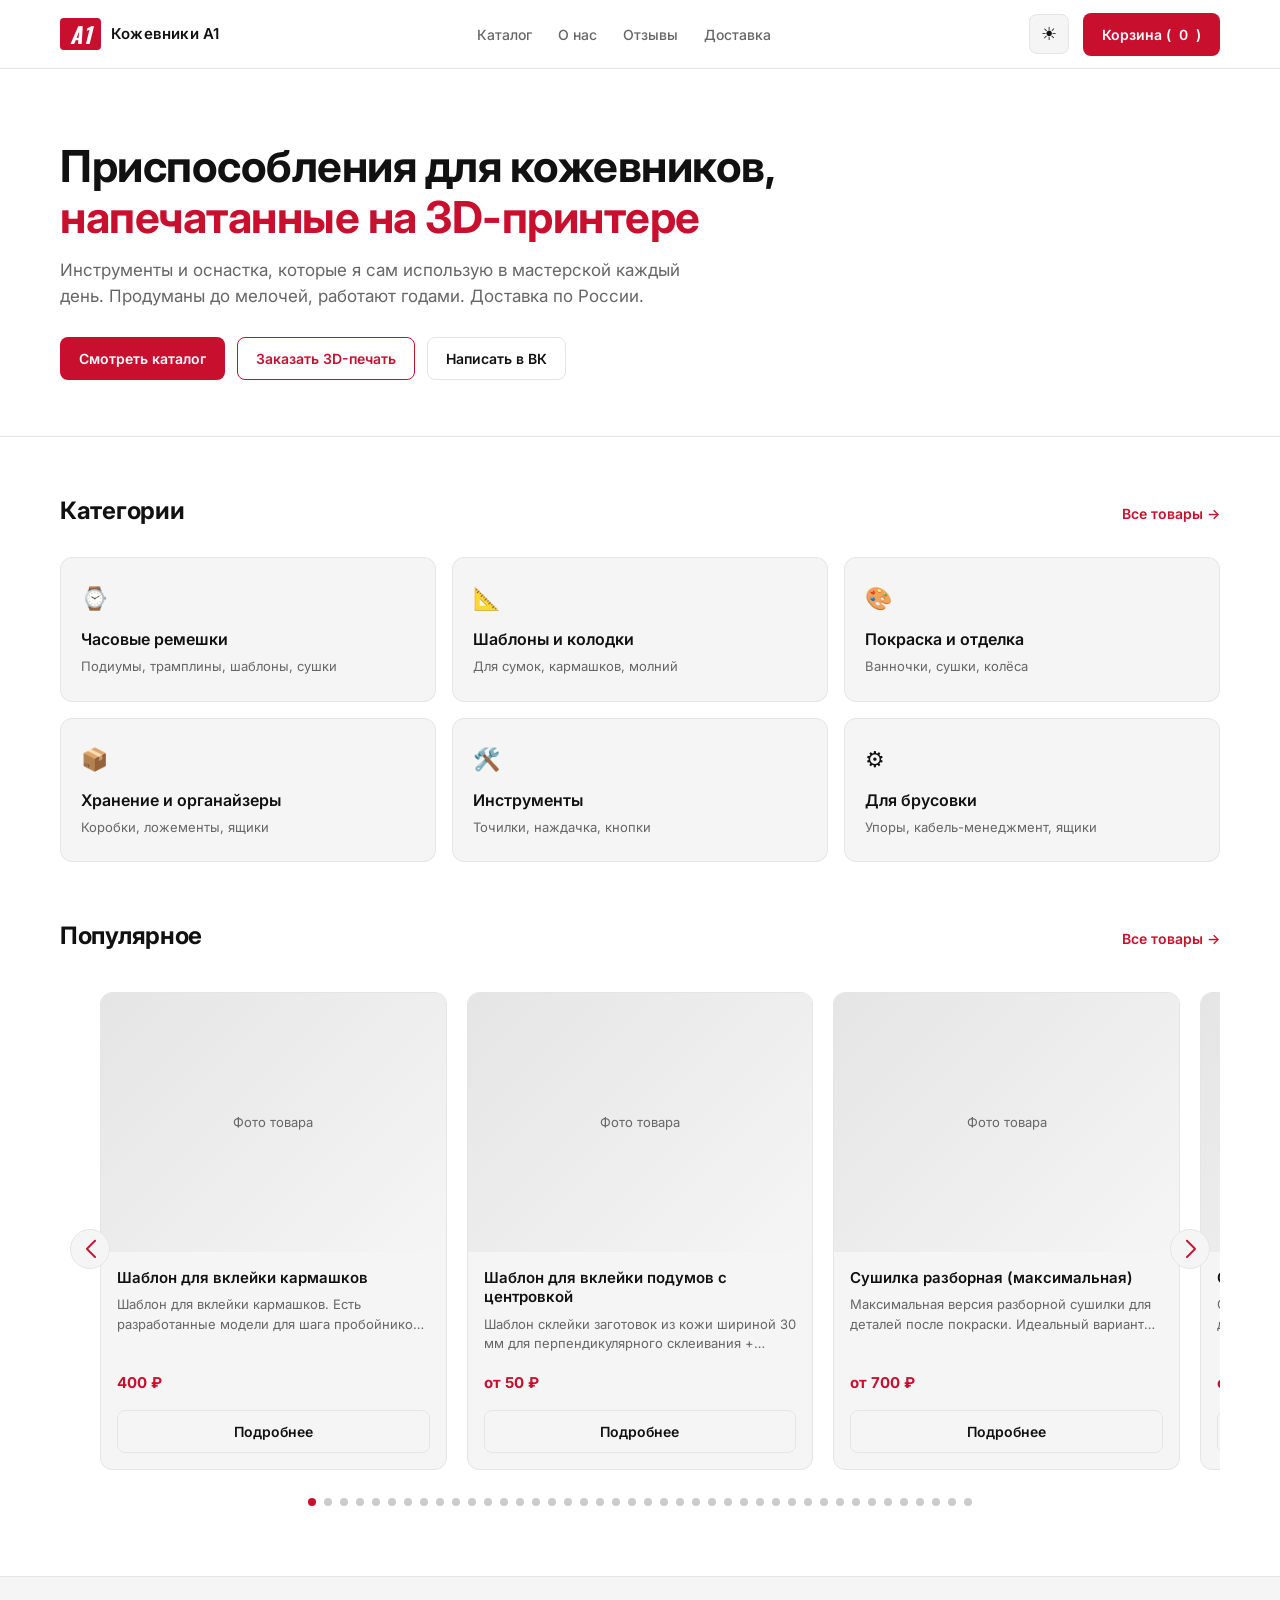
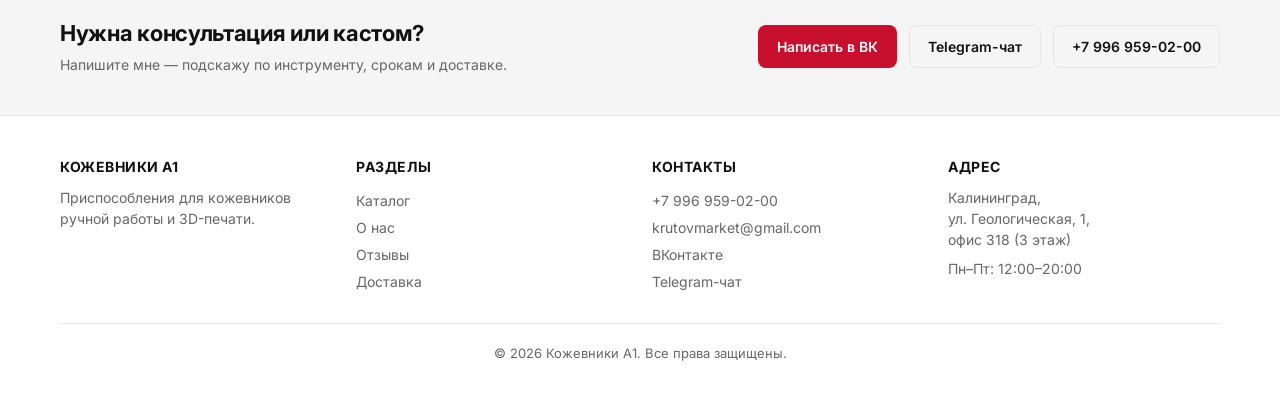
<file: index.html>
﻿<!DOCTYPE html>
<html lang="ru">
<head>
<meta charset="UTF-8">
<meta name="viewport" content="width=device-width, initial-scale=1.0">
<title>Кожевники А1 — 3D-печать приспособлений для кожевников</title>
<link rel="preconnect" href="https://fonts.googleapis.com">
<link rel="preconnect" href="https://fonts.gstatic.com" crossorigin>
<link href="https://fonts.googleapis.com/css2?family=Oswald:ital,wght@1,500;1,700&family=Inter:wght@400;500;600;700&display=swap" rel="stylesheet">
<!-- Стили Swiper.js -->
<link rel="stylesheet" href="https://cdn.jsdelivr.net/npm/swiper@10/swiper-bundle.min.css" />
<link rel="stylesheet" href="css/style.css">
<style>
  /* Стили для карточек в карусели */
  .popularSwiper {
    padding: 10px 40px 50px 40px; /* Отступы для стрелок */
  }
  .popularSwiper .swiper-slide {
    height: auto;
    display: flex;
  }
  .popularSwiper .swiper-button-next, .popularSwiper .swiper-button-prev {
    color: var(--accent) !important;
    background: var(--surface);
    width: 40px !important;
    height: 40px !important;
    border-radius: 50%;
    border: 1px solid var(--border);
  }
  .popularSwiper .swiper-button-next::after, .popularSwiper .swiper-button-prev::after {
    font-size: 18px !important;
    font-weight: bold;
  }
  .popularSwiper .swiper-pagination-bullet-active {
    background: var(--accent) !important;
  }
</style>
</head>
<body>

<header class="site-header">
  <div class="container header-inner">
    <a href="index.html" class="logo" aria-label="Кожевники А1">
      <span class="logo-mark">А1</span>
      <span class="logo-text">Кожевники А1</span>
    </a>
    <nav class="main-nav">
      <a href="catalog.html">Каталог</a>
      <a href="about.html">О нас</a>
      <a href="reviews.html">Отзывы</a>
      <a href="delivery.html">Доставка</a>
    </nav>
    <div class="header-actions">
      <button class="theme-toggle" id="themeToggle" aria-label="Переключить тему" title="Сменить тему">
        <span id="themeIcon">☀</span>
      </button>
      <a href="cart.html" class="btn btn-primary">Корзина (<span id="cart-count">0</span>)</a>
    </div>
  </div>
</header>

<section class="hero">
  <div class="container">
    <h1>Приспособления для кожевников, <span class="accent">напечатанные на 3D-принтере</span></h1>
    <p class="lead">
      Инструменты и оснастка, которые я сам использую в мастерской каждый день.
      Продуманы до мелочей, работают годами. Доставка по России.
    </p>
    <div class="hero-actions">
      <a href="catalog.html" class="btn btn-primary">Смотреть каталог</a>
      <a href="product.html?id=51" class="btn btn-outline" style="border-color: var(--accent); color: var(--accent);">Заказать 3D-печать</a>
      <a href="https://vk.com/a1leather" target="_blank" rel="noopener" class="btn btn-outline">Написать в ВК</a>
    </div>
  </div>
</section>

<section class="block">
  <div class="container">
    <div class="section-head">
      <h2>Категории</h2>
      <a href="catalog.html">Все товары →</a>
    </div>
    <div class="cat-grid">
      <a href="catalog.html?cat=chasovye" class="cat-card">
        <div class="icon">⌚</div>
        <h3>Часовые ремешки</h3>
        <span>Подиумы, трамплины, шаблоны, сушки</span>
      </a>
      <a href="catalog.html?cat=shablony" class="cat-card">
        <div class="icon">📐</div>
        <h3>Шаблоны и колодки</h3>
        <span>Для сумок, кармашков, молний</span>
      </a>
      <a href="catalog.html?cat=pokraska" class="cat-card">
        <div class="icon">🎨</div>
        <h3>Покраска и отделка</h3>
        <span>Ванночки, сушки, колёса</span>
      </a>
      <a href="catalog.html?cat=hranenie" class="cat-card">
        <div class="icon">📦</div>
        <h3>Хранение и органайзеры</h3>
        <span>Коробки, ложементы, ящики</span>
      </a>
      <a href="catalog.html?cat=instrumenty" class="cat-card">
        <div class="icon">🛠️</div>
        <h3>Инструменты</h3>
        <span>Точилки, наждачка, кнопки</span>
      </a>
      <a href="catalog.html?cat=bruski" class="cat-card">
        <div class="icon">⚙️</div>
        <h3>Для брусовки</h3>
        <span>Упоры, кабель-менеджмент, ящики</span>
      </a>
    </div>
  </div>
</section>

<section class="block" style="padding-top: 0;">
  <div class="container">
    <div class="section-head">
      <h2>Популярное</h2>
      <a href="catalog.html">Все товары →</a>
    </div>
    
    <!-- Карусель популярных товаров -->
    <div class="swiper popularSwiper">
      <div class="swiper-wrapper" id="popular-container">
        <!-- Товары загрузятся через JS -->
        <p style="text-align: center; width: 100%;">Загрузка товаров...</p>
      </div>
      <div class="swiper-pagination"></div>
      <div class="swiper-button-next"></div>
      <div class="swiper-button-prev"></div>
    </div>
    
  </div>
</section>

<section class="contact-strip" id="contacts">
  <div class="container contact-strip-inner">
    <div>
      <h2>Нужна консультация или кастом?</h2>
      <p>Напишите мне — подскажу по инструменту, срокам и доставке.</p>
    </div>
    <div class="contact-actions">
      <a href="https://vk.com/a1leather" target="_blank" rel="noopener" class="btn btn-primary">Написать в ВК</a>
      <a href="https://t.me/a1leather/281" target="_blank" rel="noopener" class="btn btn-outline">Telegram-чат</a>
      <a href="tel:+79969590200" class="btn btn-outline">+7 996 959-02-00</a>
    </div>
  </div>
</section>

<footer class="site-footer">
  <div class="container">
    <div class="footer-inner">
      <div class="footer-col">
        <h4>Кожевники А1</h4>
        <p>Приспособления для кожевников<br>ручной работы и 3D-печати.</p>
      </div>
      <div class="footer-col">
        <h4>Разделы</h4>
        <a href="catalog.html">Каталог</a>
        <a href="about.html">О нас</a>
        <a href="reviews.html">Отзывы</a>
        <a href="delivery.html">Доставка</a>
      </div>
      <div class="footer-col">
        <h4>Контакты</h4>
        <a href="tel:+79969590200">+7 996 959-02-00</a>
        <a href="mailto:krutovmarket@gmail.com">krutovmarket@gmail.com</a>
        <a href="https://vk.com/a1leather" target="_blank" rel="noopener">ВКонтакте</a>
        <a href="https://t.me/a1leather/281" target="_blank" rel="noopener">Telegram-чат</a>
      </div>
      <div class="footer-col">
        <h4>Адрес</h4>
        <p>Калининград,<br>ул. Геологическая, 1,<br>офис 318 (3 этаж)</p>
        <p style="margin-top:8px;">Пн–Пт: 12:00–20:00</p>
      </div>
    </div>
    <div class="footer-bottom">
      © <span id="year"></span> Кожевники А1. Все права защищены.
    </div>
  </div>
</footer>

<script src="js/main.js"></script>
<!-- Подключаем Swiper.js -->
<script src="https://cdn.jsdelivr.net/npm/swiper@10/swiper-bundle.min.js"></script>
<script src="js/index.js"></script>
</body>
</html>
</file>
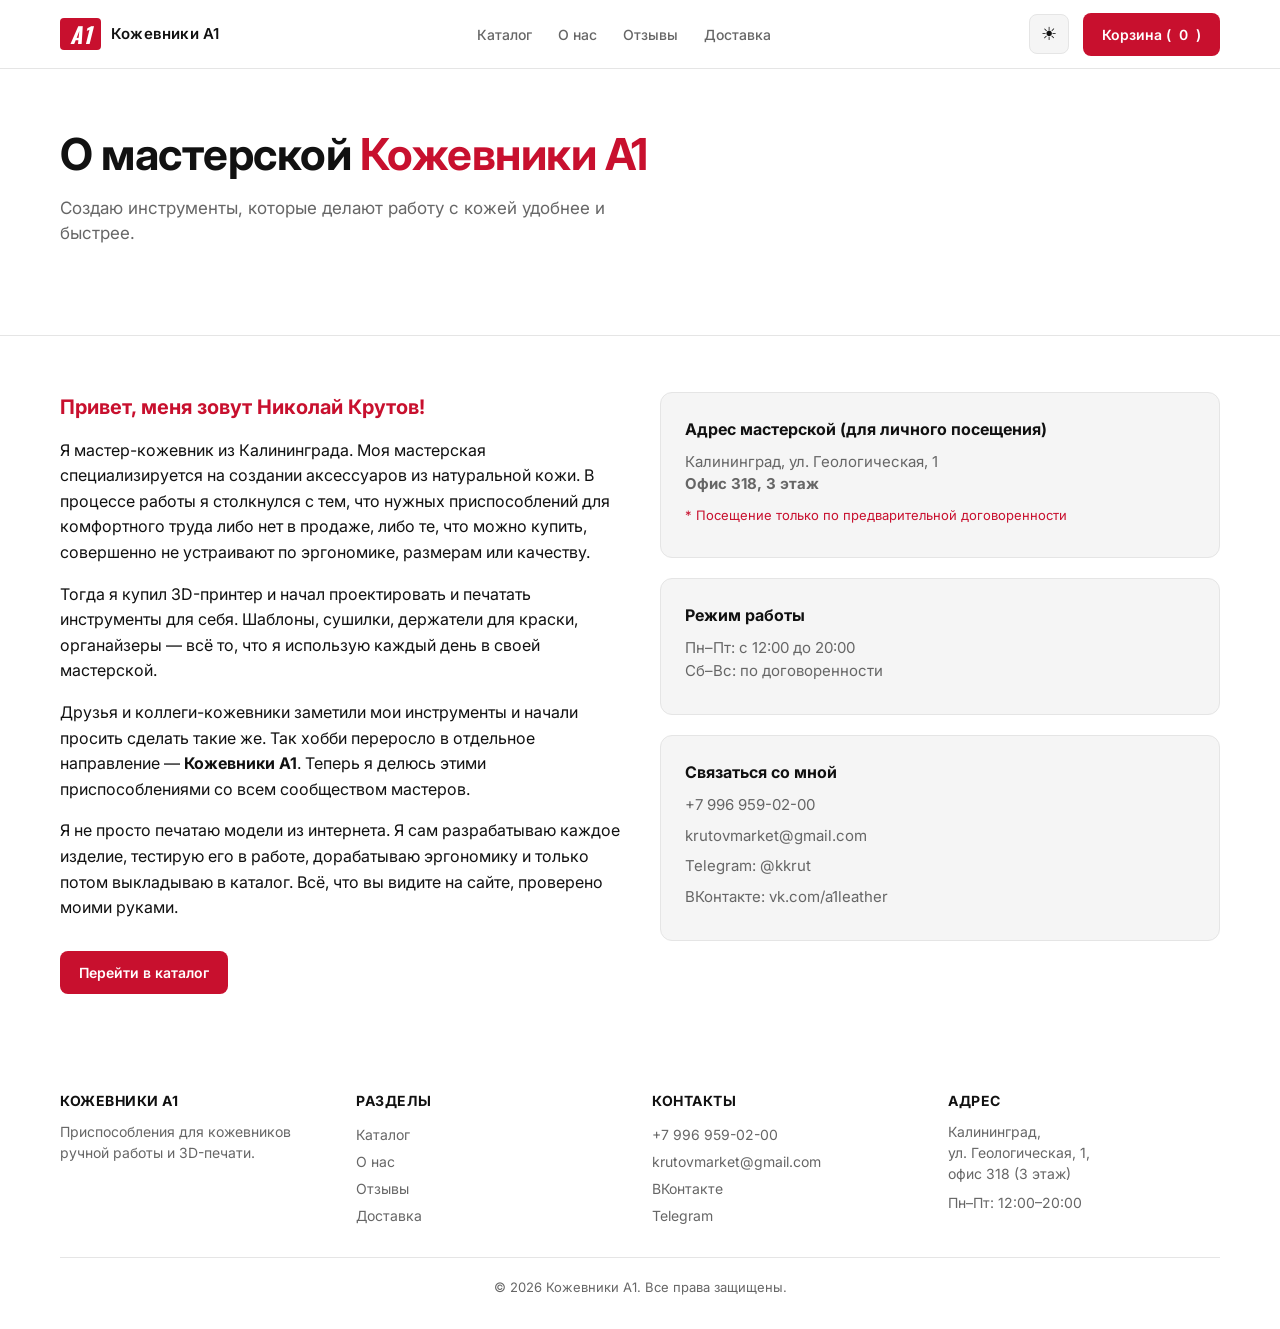
<file: about.html>
﻿<!DOCTYPE html>
<html lang="ru">
<head>
<meta charset="UTF-8">
<meta name="viewport" content="width=device-width, initial-scale=1.0">
<title>О нас — Кожевники А1</title>
<link rel="preconnect" href="https://fonts.googleapis.com">
<link rel="preconnect" href="https://fonts.gstatic.com" crossorigin>
<link href="https://fonts.googleapis.com/css2?family=Oswald:ital,wght@1,500;1,700&family=Inter:wght@400;500;600;700&display=swap" rel="stylesheet">
<link rel="stylesheet" href="css/style.css">
<style>
  /* Стили для страницы О нас */
  .about-grid {
    display: grid;
    grid-template-columns: 1fr 1fr;
    gap: 40px;
    align-items: start;
  }
  @media (max-width: 820px) {
    .about-grid { grid-template-columns: 1fr; gap: 30px; }
  }
  .about-text p {
    margin-bottom: 16px;
    font-size: 16px;
    color: var(--text);
    line-height: 1.6;
  }
  .about-text h3 {
    font-size: 20px;
    margin-bottom: 16px;
    color: var(--accent);
  }
  .info-card {
    background: var(--surface);
    border: 1px solid var(--border);
    border-radius: 12px;
    padding: 24px;
    margin-bottom: 20px;
  }
  .info-card h4 {
    font-size: 16px;
    margin-bottom: 10px;
    color: var(--text);
  }
  .info-card p, .info-card a {
    color: var(--text-muted);
    font-size: 15px;
    line-height: 1.5;
    display: block;
    margin-bottom: 8px;
  }
  .info-card a:hover { color: var(--accent); }
  .note-text {
    font-size: 13px !important;
    color: var(--accent) !important;
    margin-top: 10px;
  }
</style>
</head>
<body>

<header class="site-header">
  <div class="container header-inner">
    <a href="index.html" class="logo" aria-label="Кожевники А1">
      <span class="logo-mark">А1</span>
      <span class="logo-text">Кожевники А1</span>
    </a>
    <nav class="main-nav">
      <a href="catalog.html">Каталог</a>
      <a href="about.html">О нас</a>
      <a href="reviews.html">Отзывы</a>
      <a href="delivery.html">Доставка</a>
    </nav>
    <div class="header-actions">
      <button class="theme-toggle" id="themeToggle" aria-label="Переключить тему" title="Сменить тему">
        <span id="themeIcon">☀</span>
      </button>
      <a href="cart.html" class="btn btn-primary">Корзина (<span id="cart-count">0</span>)</a>
    </div>
  </div>
</header>

<section class="hero" style="padding: 60px 0;">
  <div class="container">
    <h1>О мастерской <span class="accent">Кожевники А1</span></h1>
    <p class="lead">Создаю инструменты, которые делают работу с кожей удобнее и быстрее.</p>
  </div>
</section>

<section class="block">
  <div class="container">
    <div class="about-grid">
      
      <!-- Левая колонка: Текст -->
      <div class="about-text">
        <h3>Привет, меня зовут Николай Крутов!</h3>
        <p>
          Я мастер-кожевник из Калининграда. Моя мастерская специализируется на создании аксессуаров из натуральной кожи. В процессе работы я столкнулся с тем, что нужных приспособлений для комфортного труда либо нет в продаже, либо те, что можно купить, совершенно не устраивают по эргономике, размерам или качеству.
        </p>
        <p>
          Тогда я купил 3D-принтер и начал проектировать и печатать инструменты для себя. Шаблоны, сушилки, держатели для краски, органайзеры — всё то, что я использую каждый день в своей мастерской.
        </p>
        <p>
          Друзья и коллеги-кожевники заметили мои инструменты и начали просить сделать такие же. Так хобби переросло в отдельное направление — <b>Кожевники А1</b>. Теперь я делюсь этими приспособлениями со всем сообществом мастеров.
        </p>
        <p>
          Я не просто печатаю модели из интернета. Я сам разрабатываю каждое изделие, тестирую его в работе, дорабатываю эргономику и только потом выкладываю в каталог. Всё, что вы видите на сайте, проверено моими руками.
        </p>
        <div style="margin-top: 30px;">
          <a href="catalog.html" class="btn btn-primary">Перейти в каталог</a>
        </div>
      </div>

      <!-- Правая колонка: Контакты -->
      <div id="contacts">
        <div class="info-card">
          <h4>Адрес мастерской (для личного посещения)</h4>
          <p>Калининград, ул. Геологическая, 1<br><b>Офис 318, 3 этаж</b></p>
          <p class="note-text">* Посещение только по предварительной договоренности</p>
        </div>
        <div class="info-card">
          <h4>Режим работы</h4>
          <p>Пн–Пт: с 12:00 до 20:00<br>Сб–Вс: по договоренности</p>
        </div>
        <div class="info-card">
          <h4>Связаться со мной</h4>
          <a href="tel:+79969590200">+7 996 959-02-00</a>
          <a href="mailto:krutovmarket@gmail.com">krutovmarket@gmail.com</a>
          <a href="https://t.me/a1leather/281" target="_blank" rel="noopener">Telegram: @kkrut</a>
          <a href="https://vk.com/a1leather" target="_blank" rel="noopener">ВКонтакте: vk.com/a1leather</a>
        </div>
      </div>

    </div>
  </div>
</section>

<footer class="site-footer">
  <div class="container">
    <div class="footer-inner">
      <div class="footer-col">
        <h4>Кожевники А1</h4>
        <p>Приспособления для кожевников<br>ручной работы и 3D-печати.</p>
      </div>
      <div class="footer-col">
        <h4>Разделы</h4>
        <a href="catalog.html">Каталог</a>
        <a href="about.html">О нас</a>
        <a href="reviews.html">Отзывы</a>
        <a href="delivery.html">Доставка</a>
      </div>
      <div class="footer-col">
        <h4>Контакты</h4>
        <a href="tel:+79969590200">+7 996 959-02-00</a>
        <a href="mailto:krutovmarket@gmail.com">krutovmarket@gmail.com</a>
        <a href="https://vk.com/a1leather" target="_blank" rel="noopener">ВКонтакте</a>
        <a href="https://t.me/a1leather/281" target="_blank" rel="noopener">Telegram</a>
      </div>
      <div class="footer-col">
        <h4>Адрес</h4>
        <p>Калининград,<br>ул. Геологическая, 1,<br>офис 318 (3 этаж)</p>
        <p style="margin-top:8px;">Пн–Пт: 12:00–20:00</p>
      </div>
    </div>
    <div class="footer-bottom">
      © <span id="year"></span> Кожевники А1. Все права защищены.
    </div>
  </div>
</footer>

<script src="js/main.js"></script>
</body>
</html>
</file>
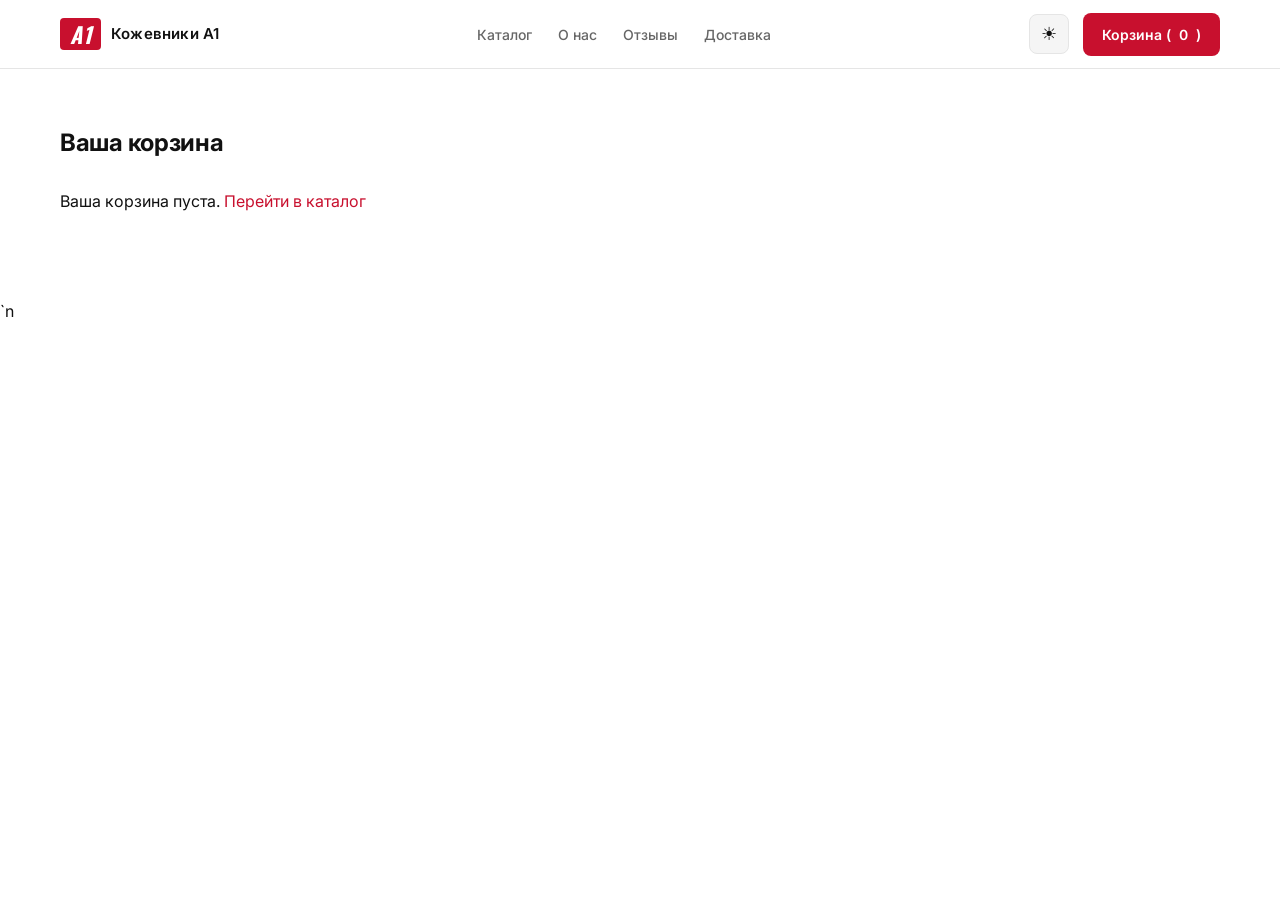
<file: cart.html>
﻿<!DOCTYPE html>
<html lang="ru">
<head>
<meta charset="UTF-8">
<meta name="viewport" content="width=device-width, initial-scale=1.0">
<title>Корзина — Кожевники А1</title>
<link href="https://fonts.googleapis.com/css2?family=Oswald:ital,wght@1,500;1,700&family=Inter:wght@400;500;600;700&display=swap" rel="stylesheet">
<link rel="stylesheet" href="css/style.css">
</head>
<body>
<header class="site-header">
  <div class="container header-inner">
    <a href="index.html" class="logo" aria-label="Кожевники А1">
      <span class="logo-mark">А1</span>
      <span class="logo-text">Кожевники А1</span>
    </a>
    <nav class="main-nav">
      <a href="catalog.html">Каталог</a>
      <a href="about.html">О нас</a>
      <a href="reviews.html">Отзывы</a>
      <a href="delivery.html">Доставка</a>
    </nav>
    <div class="header-actions">
      <button class="theme-toggle" id="themeToggle" aria-label="Переключить тему" title="Сменить тему">
        <span id="themeIcon">☀</span>
      </button>
      <a href="cart.html" class="btn btn-primary">Корзина (<span id="cart-count">0</span>)</a>
    </div>
  </div>
</header>

<section class="block">
  <div class="container">
    <div class="section-head">
      <h2>Ваша корзина</h2>
    </div>
    
    <div id="cart-items" style="margin-bottom: 30px;">
      <!-- Сюда будут выводиться товары -->
    </div>

    <div id="order-form" style="display: none; background: var(--surface); padding: 20px; border-radius: 12px; border: 1px solid var(--border); max-width: 500px;">
      <h3 style="margin-bottom: 15px;">Оформить заказ</h3>
      <div style="display: flex; flex-direction: column; gap: 10px;">
        <input type="text" id="client-name" placeholder="Ваше имя" style="padding: 10px; border-radius: 8px; border: 1px solid var(--border); background: var(--bg); color: var(--text);">
        <input type="tel" id="client-phone" placeholder="Телефон или ник в Telegram" style="padding: 10px; border-radius: 8px; border: 1px solid var(--border); background: var(--bg); color: var(--text);">
        <button class="btn btn-primary" id="submit-order" style="margin-top: 10px;">Отправить заказ</button>
      </div>
      <p id="status-msg" style="margin-top: 10px; font-size: 14px; color: var(--accent);"></p>
    </div>
  </div>
</section>

<script src="js/cart.js"></script>
<script src="js/main.js"></script>`n</body>
</html>
</file>
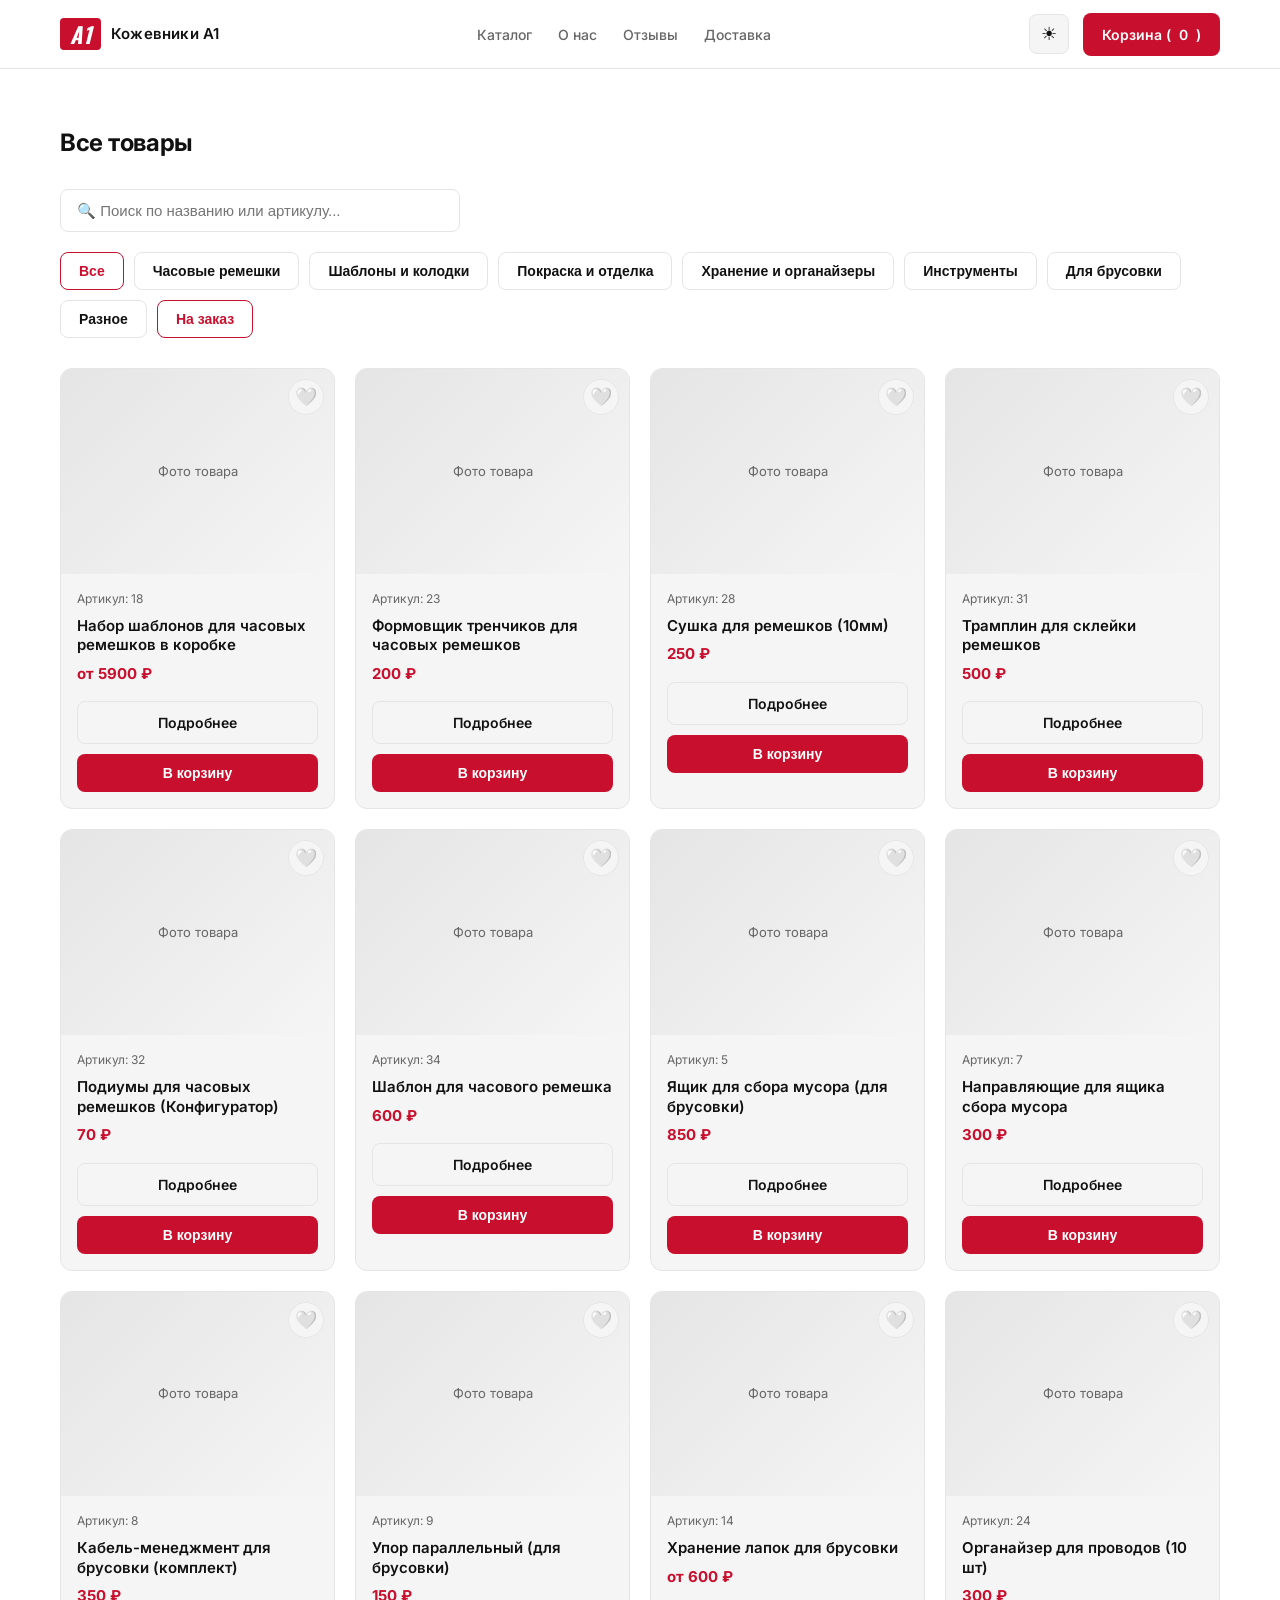
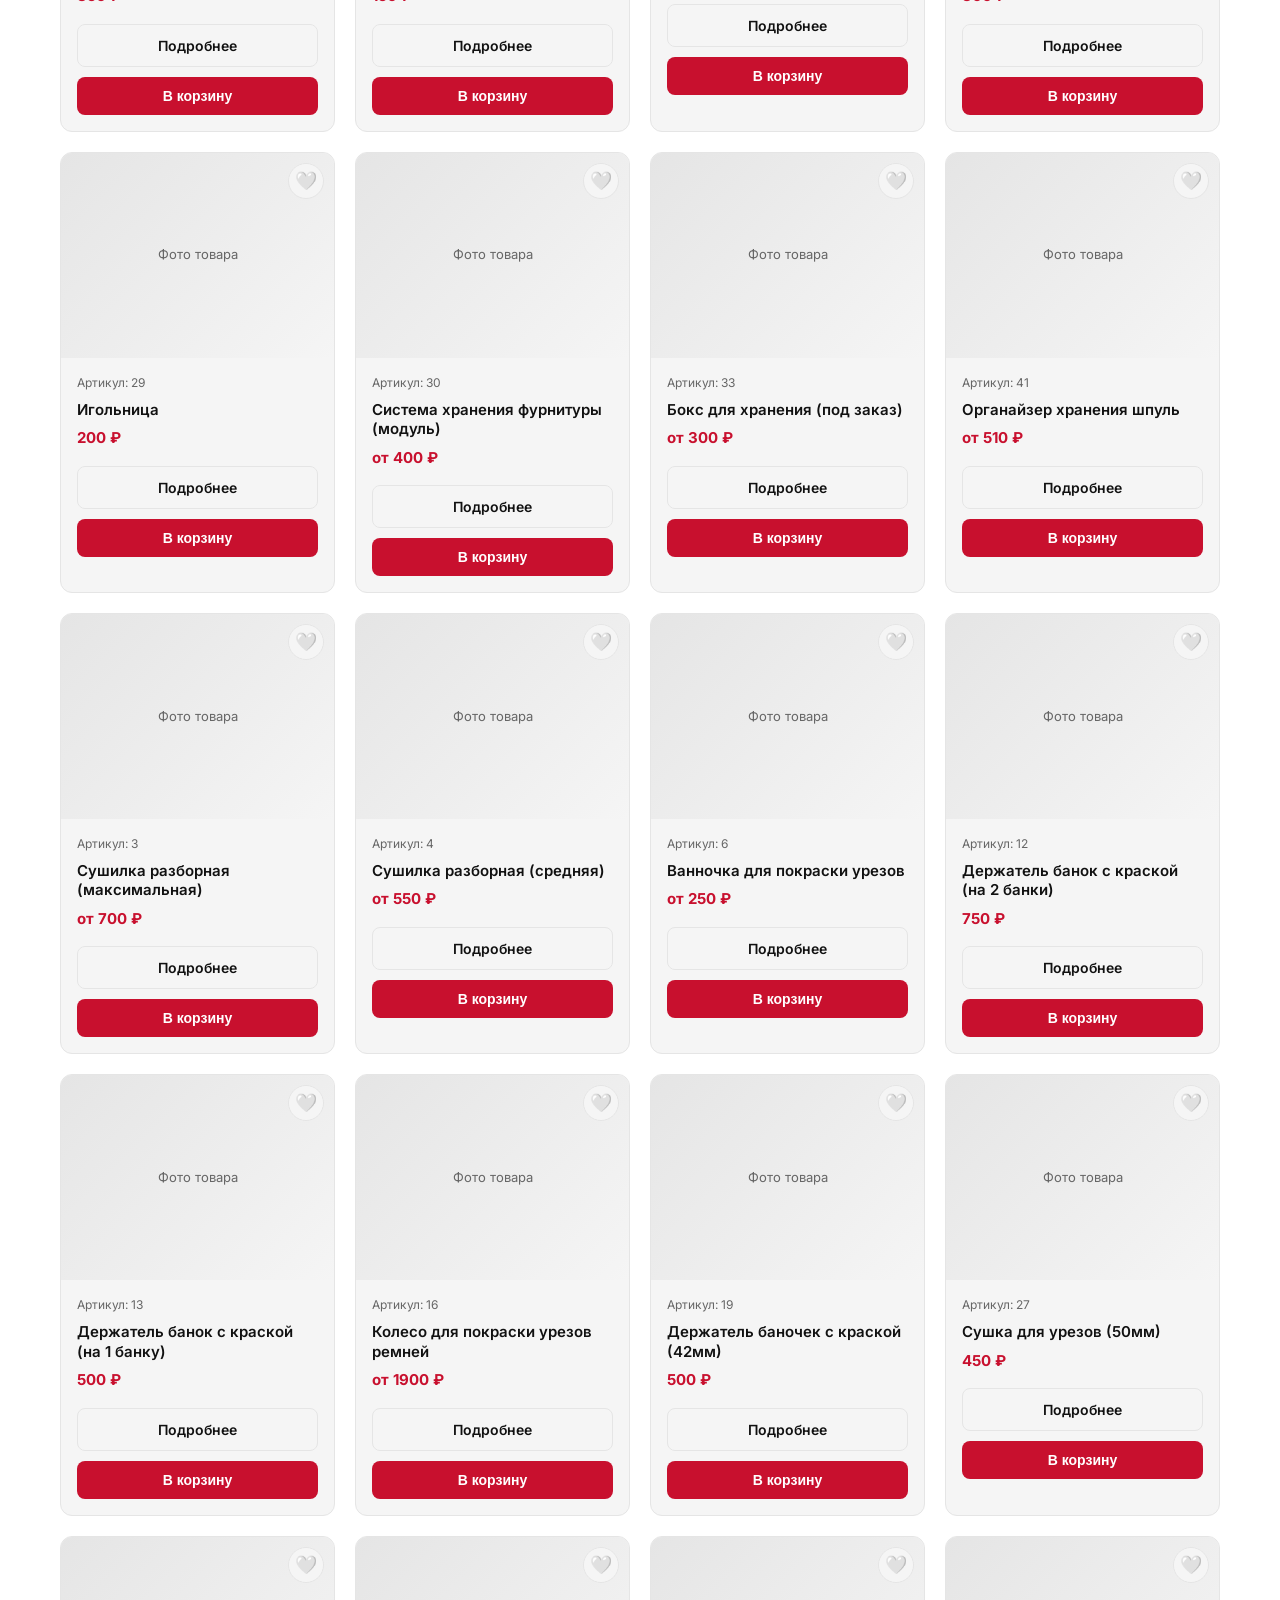
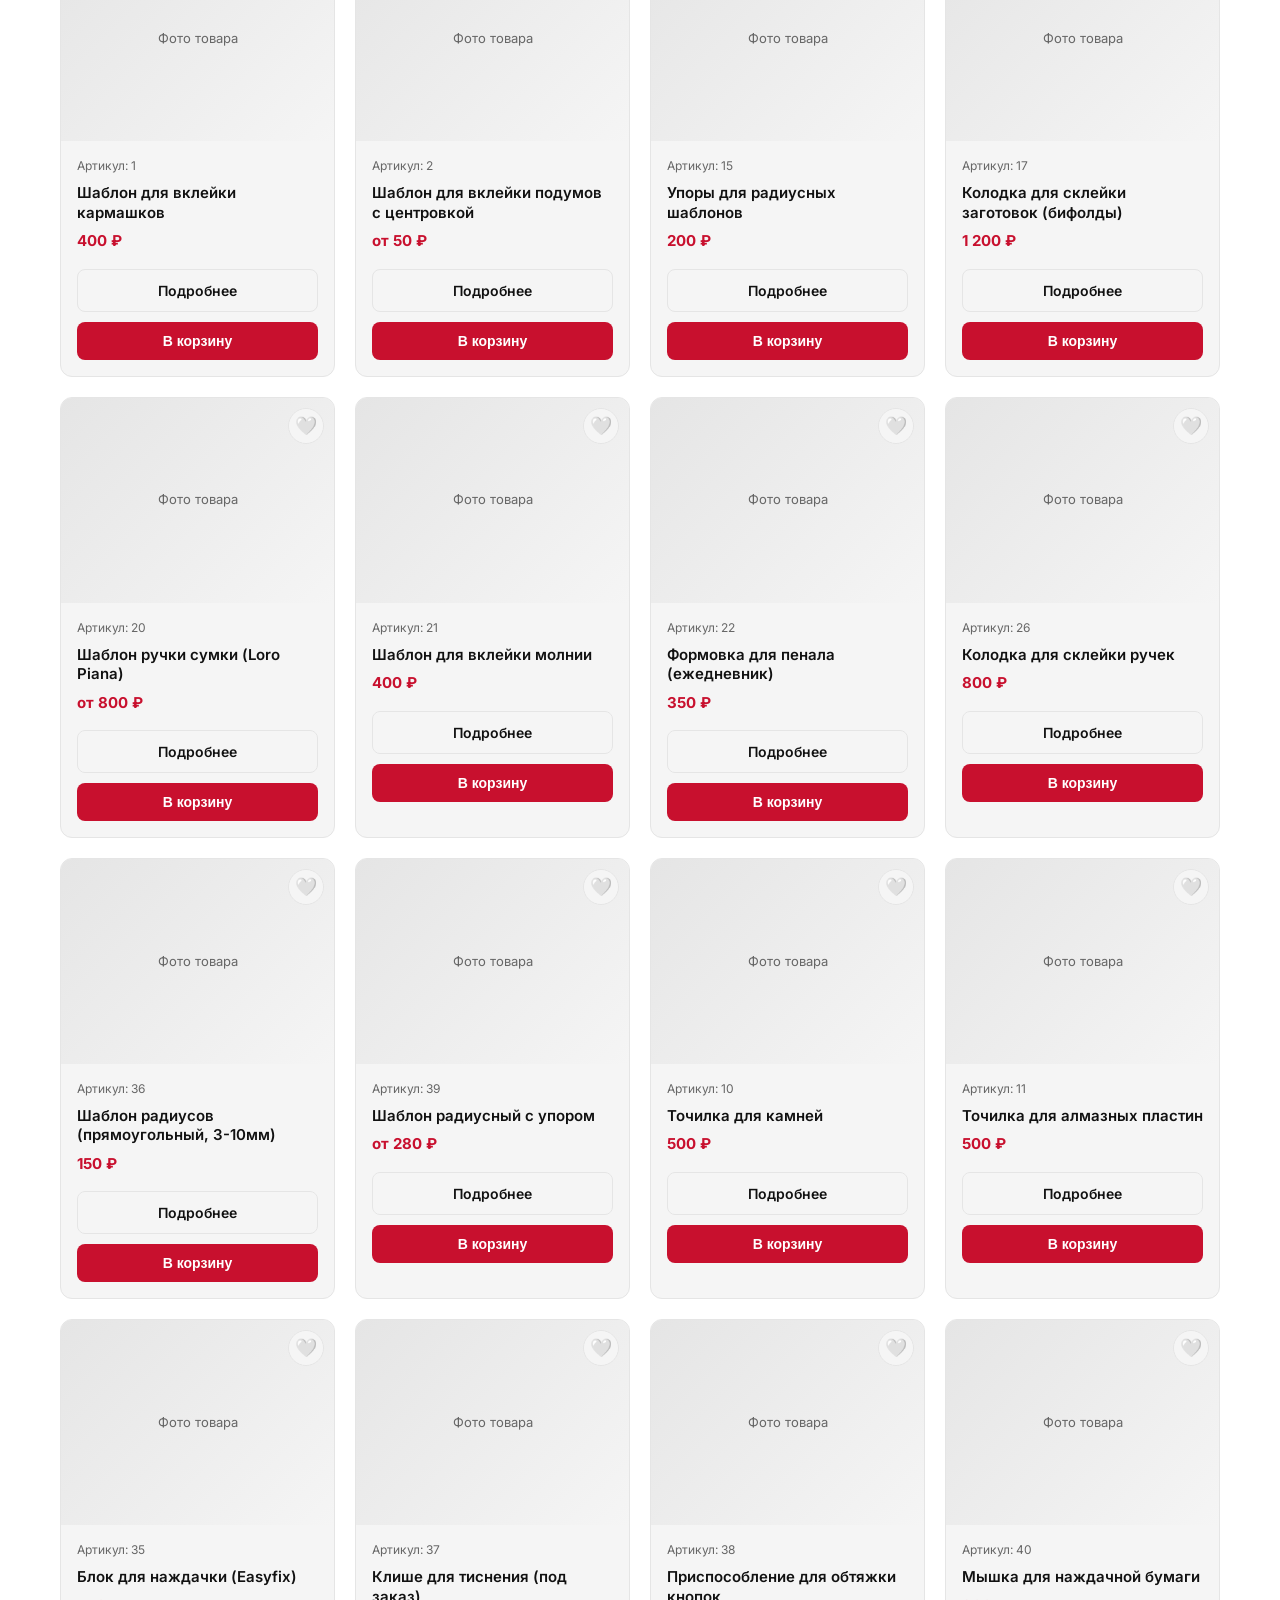
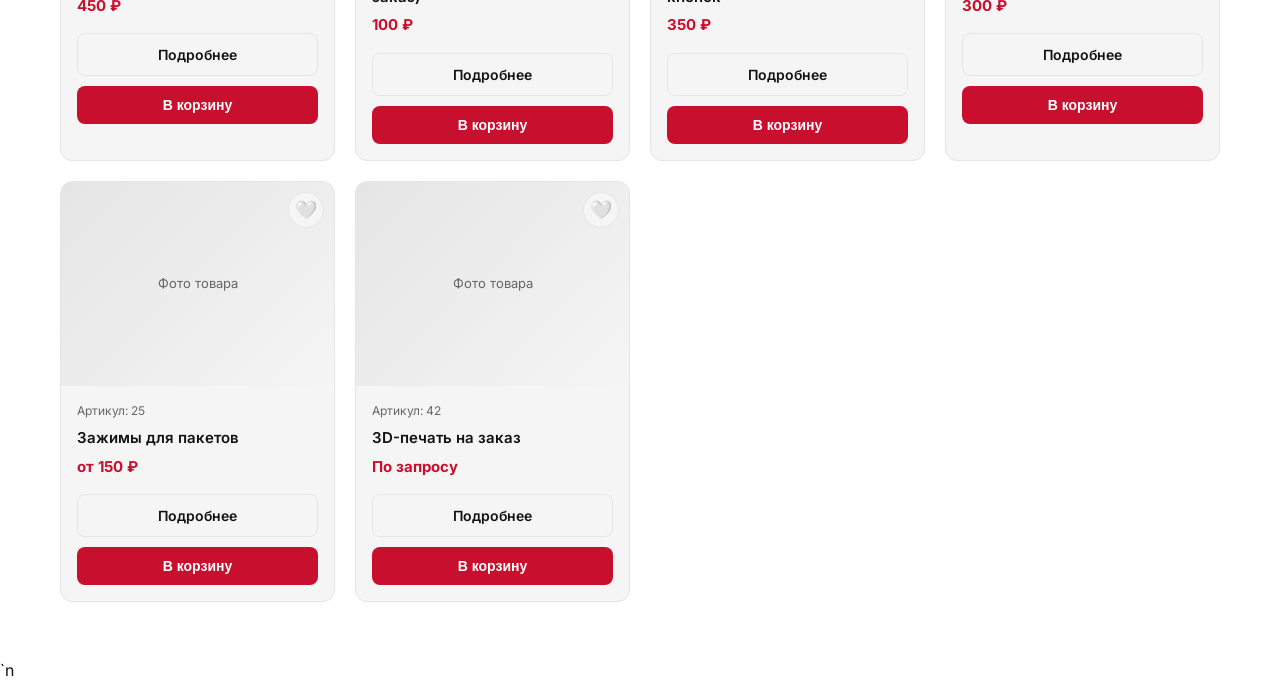
<file: catalog.html>
﻿<!DOCTYPE html>
<html lang="ru">
<head>
<meta charset="UTF-8">
<meta name="viewport" content="width=device-width, initial-scale=1.0">
<title>Каталог — Кожевники А1</title>
<link href="https://fonts.googleapis.com/css2?family=Oswald:ital,wght@1,500;1,700&family=Inter:wght@400;500;600;700&display=swap" rel="stylesheet">
<link rel="stylesheet" href="css/style.css">
</head>
<body>
<header class="site-header">
  <div class="container header-inner">
    <a href="index.html" class="logo" aria-label="Кожевники А1">
      <span class="logo-mark">А1</span>
      <span class="logo-text">Кожевники А1</span>
    </a>
    <nav class="main-nav">
      <a href="catalog.html">Каталог</a>
      <a href="about.html">О нас</a>
      <a href="reviews.html">Отзывы</a>
      <a href="delivery.html">Доставка</a>
    </nav>
    <div class="header-actions">
      <button class="theme-toggle" id="themeToggle" aria-label="Переключить тему" title="Сменить тему">
        <span id="themeIcon">☀</span>
      </button>
      <a href="cart.html" class="btn btn-primary">Корзина (<span id="cart-count">0</span>)</a>
    </div>
  </div>
</header>

<section class="block">
  <div class="container">
    <div class="section-head">
      <h2>Все товары</h2>
    </div>
    
        <div style="margin-bottom: 20px;">
      <input type="text" id="search-input" placeholder="🔍 Поиск по названию или артикулу..." style="width: 100%; max-width: 400px; padding: 12px 16px; border-radius: 8px; border: 1px solid var(--border); background: var(--bg); color: var(--text); font-size: 15px; outline: none; transition: border-color 0.2s;">
    </div>

    <!-- Кнопки фильтрации -->
    <div style="display: flex; gap: 10px; flex-wrap: wrap; margin-bottom: 30px;">
      <button class="btn btn-outline filter-btn" data-filter="all" style="border-color: var(--accent); color: var(--accent);">Все</button>
      <button class="btn btn-outline filter-btn" data-filter="chasovye">Часовые ремешки</button>
      <button class="btn btn-outline filter-btn" data-filter="shablony">Шаблоны и колодки</button>
      <button class="btn btn-outline filter-btn" data-filter="pokraska">Покраска и отделка</button>
      <button class="btn btn-outline filter-btn" data-filter="hranenie">Хранение и органайзеры</button>
      <button class="btn btn-outline filter-btn" data-filter="instrumenty">Инструменты</button>
      <button class="btn btn-outline filter-btn" data-filter="bruski">Для брусовки</button>
      <button class="btn btn-outline filter-btn" data-filter="rashodniki">Разное</button>
      <button class="btn btn-outline filter-btn" data-filter="custom" style="border-color: var(--accent); color: var(--accent); font-weight: bold;">На заказ</button>
    </div>

    <div class="product-grid" id="product-container">
      <!-- Товары будут загружены через JS -->
      <p>Загрузка товаров...</p>
    </div>
  </div>
</section>

<script src="js/catalog.js"></script>
<script src="js/main.js"></script>`n</body>
</html>
</file>
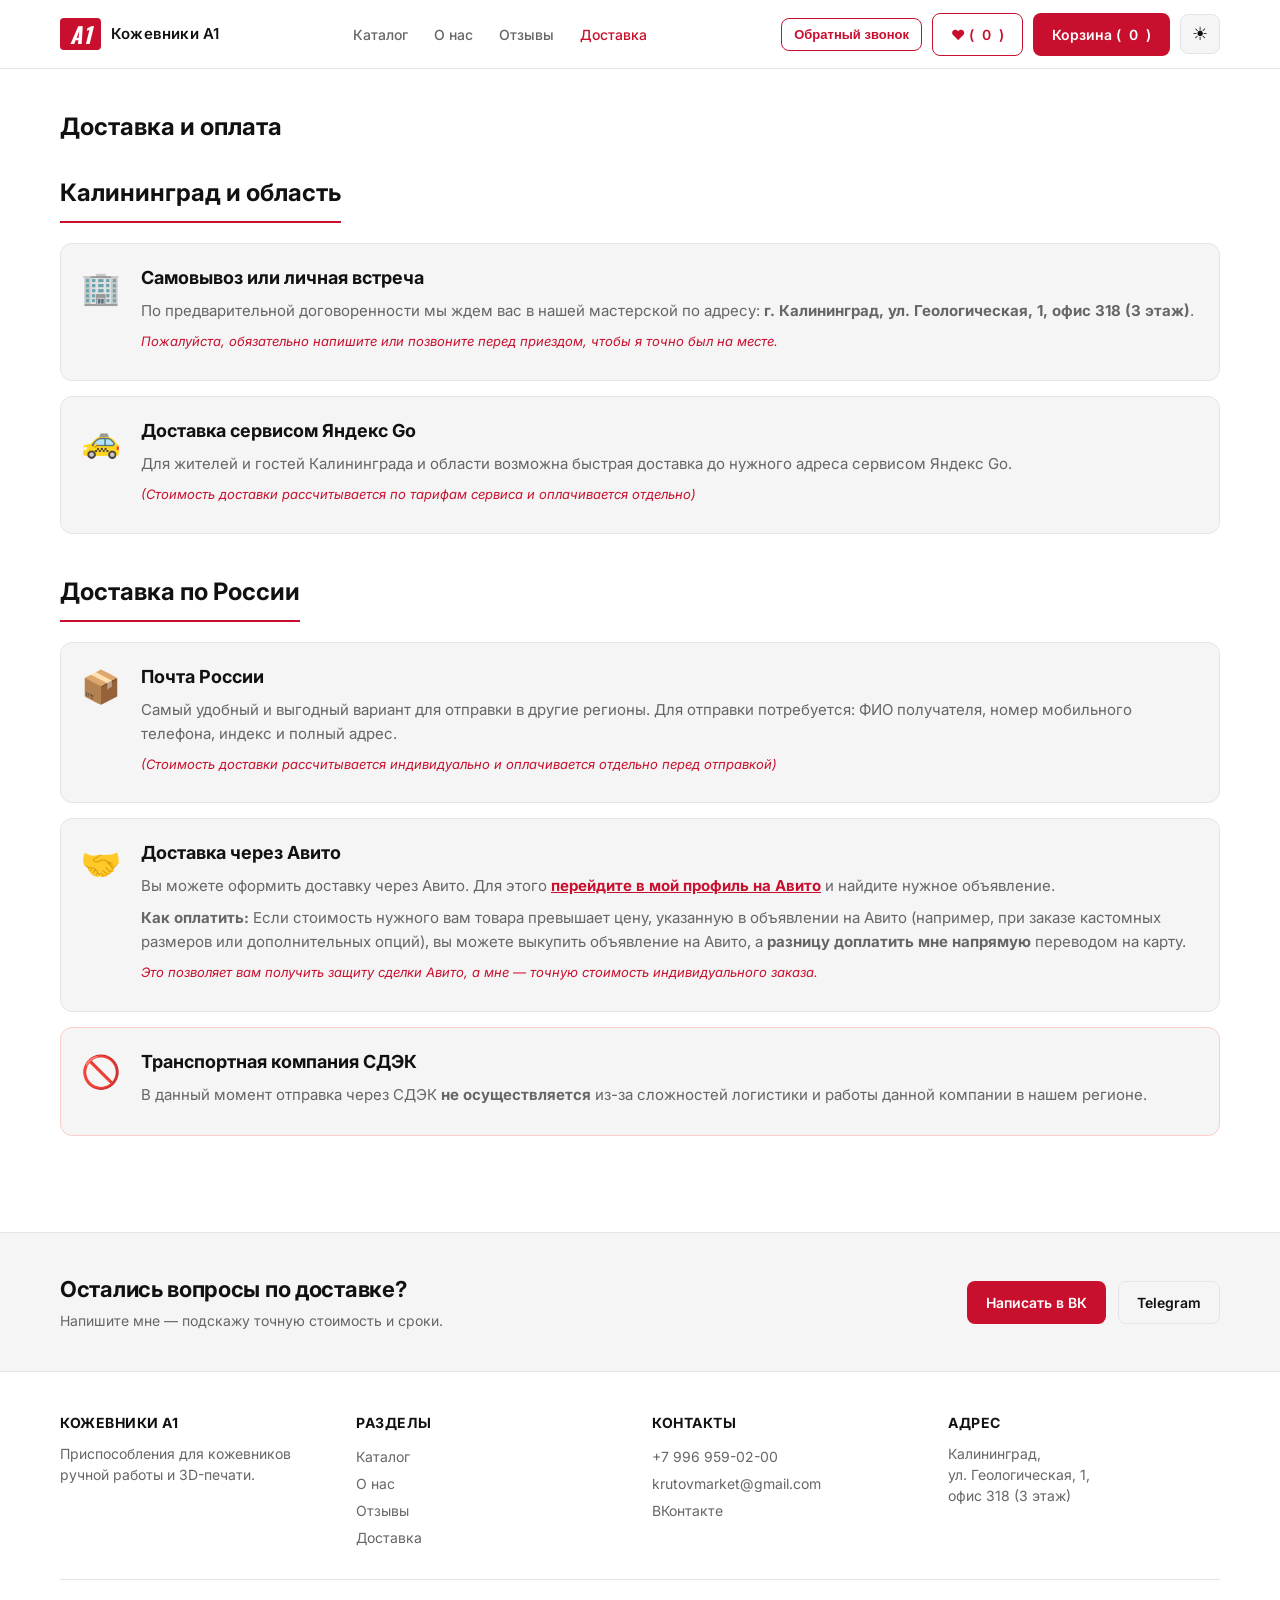
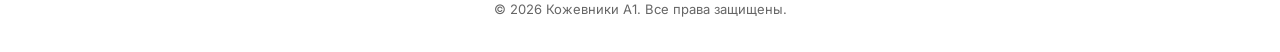
<file: delivery.html>
﻿<!DOCTYPE html>
<html lang="ru">
<head>
<meta charset="UTF-8">
<meta name="viewport" content="width=device-width, initial-scale=1.0">
<title>Доставка и оплата — Кожевники А1</title>
<link rel="preconnect" href="https://fonts.googleapis.com">
<link rel="preconnect" href="https://fonts.gstatic.com" crossorigin>
<link href="https://fonts.googleapis.com/css2?family=Oswald:ital,wght@1,500;1,700&family=Inter:wght@400;500;600;700&display=swap" rel="stylesheet">
<link rel="stylesheet" href="css/style.css">
<style>
  .delivery-section { margin-bottom: 40px; }
  .delivery-section h2 { font-size: 24px; margin-bottom: 20px; border-bottom: 2px solid var(--accent); padding-bottom: 10px; display: inline-block; }
  .delivery-card {
    background: var(--surface); border: 1px solid var(--border); border-radius: 12px;
    padding: 20px; margin-bottom: 15px; display: flex; gap: 20px; align-items: flex-start;
  }
  @media (max-width: 600px) { .delivery-card { flex-direction: column; gap: 10px; } }
  .delivery-card h3 { font-size: 18px; margin-bottom: 8px; color: var(--text); }
  .delivery-card p { font-size: 15px; color: var(--text-muted); line-height: 1.6; margin-bottom: 8px; }
  .delivery-card .note { font-size: 13px; font-style: italic; color: var(--accent); }
  .delivery-icon { font-size: 32px; flex-shrink: 0; }
</style>
</head>
<body>

<header class="site-header">
  <div class="container header-inner">
    <a href="index.html" class="logo"><span class="logo-mark">А1</span><span class="logo-text">Кожевники А1</span></a>
    <nav class="main-nav">
      <a href="catalog.html">Каталог</a>
      <a href="about.html">О нас</a>
      <a href="reviews.html">Отзывы</a>
      <a href="delivery.html" style="color: var(--accent);">Доставка</a>
    </nav>
    <div class="header-actions" style="display: flex; align-items: center; gap: 10px;">
      <button id="callback-btn" class="btn btn-outline" style="padding: 8px 12px; font-size: 13px; border-color: var(--accent); color: var(--accent);">Обратный звонок</button>
      <a href="wishlist.html" class="btn btn-outline" style="border-color: var(--accent); color: var(--accent);">❤️ (<span id="wishlist-count">0</span>)</a>
      <a href="cart.html" class="btn btn-primary">Корзина (<span id="cart-count">0</span>)</a>
      <button class="theme-toggle" id="themeToggle" aria-label="Переключить тему" title="Сменить тему"><span id="themeIcon">☀</span></button>
    </div>
  </div>
</header>

<section class="block" style="padding-top: 40px;">
  <div class="container">
    <h1 style="margin-bottom: 30px;">Доставка и оплата</h1>

    <!-- БЛОК 1: Калининград -->
    <div class="delivery-section">
      <h2>Калининград и область</h2>
      
      <div class="delivery-card">
        <div class="delivery-icon">🏢</div>
        <div>
          <h3>Самовывоз или личная встреча</h3>
          <p>По предварительной договоренности мы ждем вас в нашей мастерской по адресу: <b>г. Калининград, ул. Геологическая, 1, офис 318 (3 этаж)</b>.</p>
          <p class="note">Пожалуйста, обязательно напишите или позвоните перед приездом, чтобы я точно был на месте.</p>
        </div>
      </div>

      <div class="delivery-card">
        <div class="delivery-icon">🚕</div>
        <div>
          <h3>Доставка сервисом Яндекс Go</h3>
          <p>Для жителей и гостей Калининграда и области возможна быстрая доставка до нужного адреса сервисом Яндекс Go.</p>
          <p class="note">(Стоимость доставки рассчитывается по тарифам сервиса и оплачивается отдельно)</p>
        </div>
      </div>
    </div>

    <!-- БЛОК 2: Другие регионы -->
    <div class="delivery-section">
      <h2>Доставка по России</h2>
      
      <div class="delivery-card">
        <div class="delivery-icon">📦</div>
        <div>
          <h3>Почта России</h3>
          <p>Самый удобный и выгодный вариант для отправки в другие регионы. Для отправки потребуется: ФИО получателя, номер мобильного телефона, индекс и полный адрес.</p>
          <p class="note">(Стоимость доставки рассчитывается индивидуально и оплачивается отдельно перед отправкой)</p>
        </div>
      </div>

      <div class="delivery-card">
        <div class="delivery-icon">🤝</div>
        <div>
          <h3>Доставка через Авито</h3>
          <p>Вы можете оформить доставку через Авито. Для этого <a href="https://www.avito.ru/brands/2a21207e321129954ac723bf8d233704" target="_blank" rel="noopener" style="color: var(--accent); font-weight: bold; text-decoration: underline;">перейдите в мой профиль на Авито</a> и найдите нужное объявление.</p>
          <p><b>Как оплатить:</b> Если стоимость нужного вам товара превышает цену, указанную в объявлении на Авито (например, при заказе кастомных размеров или дополнительных опций), вы можете выкупить объявление на Авито, а <b>разницу доплатить мне напрямую</b> переводом на карту.</p>
          <p class="note">Это позволяет вам получить защиту сделки Авито, а мне — точную стоимость индивидуального заказа.</p>
        </div>
      </div>

      <div class="delivery-card" style="border-color: #ffcccc;">
        <div class="delivery-icon">🚫</div>
        <div>
          <h3>Транспортная компания СДЭК</h3>
          <p>В данный момент отправка через СДЭК <b>не осуществляется</b> из-за сложностей логистики и работы данной компании в нашем регионе.</p>
        </div>
      </div>
    </div>

  </div>
</section>

<section class="contact-strip">
  <div class="container contact-strip-inner">
    <div>
      <h2>Остались вопросы по доставке?</h2>
      <p>Напишите мне — подскажу точную стоимость и сроки.</p>
    </div>
    <div class="contact-actions">
      <a href="https://vk.com/a1leather" target="_blank" rel="noopener" class="btn btn-primary">Написать в ВК</a>
      <a href="https://t.me/a1leather/281" target="_blank" rel="noopener" class="btn btn-outline">Telegram</a>
    </div>
  </div>
</section>

<footer class="site-footer">
  <div class="container">
    <div class="footer-inner">
      <div class="footer-col"><h4>Кожевники А1</h4><p>Приспособления для кожевников<br>ручной работы и 3D-печати.</p></div>
      <div class="footer-col"><h4>Разделы</h4><a href="catalog.html">Каталог</a><a href="about.html">О нас</a><a href="reviews.html">Отзывы</a><a href="delivery.html">Доставка</a></div>
      <div class="footer-col"><h4>Контакты</h4><a href="tel:+79969590200">+7 996 959-02-00</a><a href="mailto:krutovmarket@gmail.com">krutovmarket@gmail.com</a><a href="https://vk.com/a1leather" target="_blank">ВКонтакте</a></div>
      <div class="footer-col"><h4>Адрес</h4><p>Калининград,<br>ул. Геологическая, 1,<br>офис 318 (3 этаж)</p></div>
    </div>
    <div class="footer-bottom">© <span id="year"></span> Кожевники А1. Все права защищены.</div>
  </div>
</footer>

<script src="js/main.js"></script>
</body>
</html>
</file>
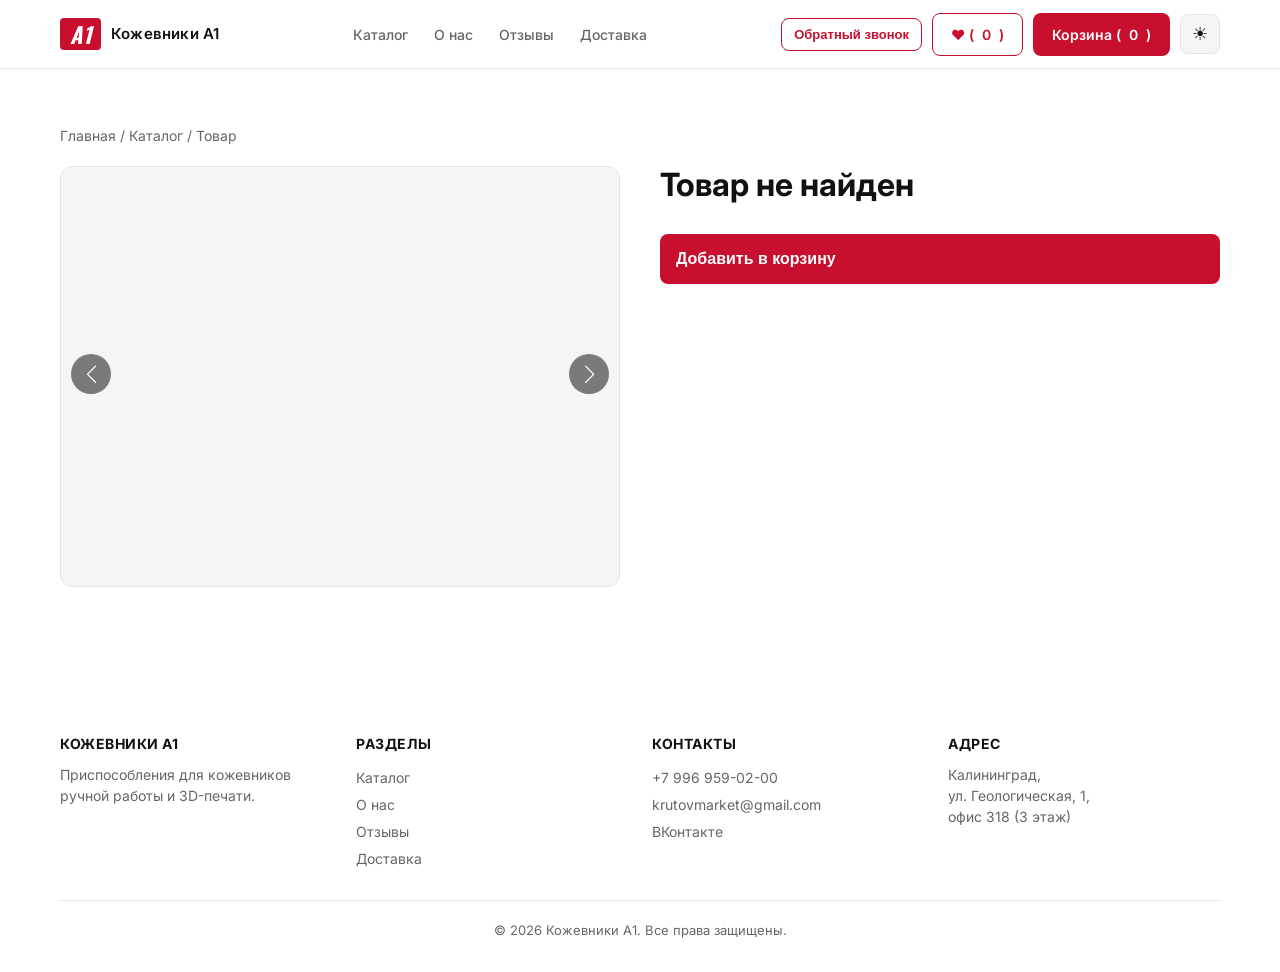
<file: product.html>
﻿<!DOCTYPE html>
<html lang="ru">
<head>
<meta charset="UTF-8">
<meta name="viewport" content="width=device-width, initial-scale=1.0">
<title>Товар — Кожевники А1</title>
<link rel="preconnect" href="https://fonts.googleapis.com">
<link rel="preconnect" href="https://fonts.gstatic.com" crossorigin>
<link href="https://fonts.googleapis.com/css2?family=Oswald:ital,wght@1,500;1,700&family=Inter:wght@400;500;600;700&display=swap" rel="stylesheet">
<link rel="stylesheet" href="https://cdn.jsdelivr.net/npm/swiper@10/swiper-bundle.min.css" />
<link rel="stylesheet" href="css/style.css">
<style>
  .product-layout { display: grid; grid-template-columns: 1fr 1fr; gap: 40px; margin-bottom: 50px; }
  @media (max-width: 820px) { .product-layout { grid-template-columns: 1fr; gap: 20px; } }
  .product-gallery { background: var(--surface); border: 1px solid var(--border); border-radius: 12px; overflow: hidden; position: relative; }
  .product-gallery .swiper { width: 100%; aspect-ratio: 4/3; }
  .product-gallery .swiper-slide img { width: 100%; height: 100%; object-fit: cover; }
  .product-gallery .swiper-button-next, .product-gallery .swiper-button-prev { color: #fff !important; background: rgba(0,0,0,0.5); width: 40px !important; height: 40px !important; border-radius: 50%; }
  .product-gallery .swiper-button-next::after, .product-gallery .swiper-button-prev::after { font-size: 18px !important; }
  .product-gallery .swiper-pagination-bullet-active { background: var(--accent) !important; }
  .product-info h1 { font-size: 32px; margin-bottom: 15px; line-height: 1.2; }
  .product-info .price { font-size: 26px; font-weight: 700; color: var(--accent); margin-bottom: 20px; }
  .product-info .description { font-size: 16px; color: var(--text-muted); line-height: 1.6; margin-bottom: 30px; white-space: pre-line; }
  .video-container { margin-top: 40px; border-radius: 12px; overflow: hidden; border: 1px solid var(--border); background: #000; }
  .video-container iframe { width: 100%; height: 400px; border: none; }
  .form-control { outline: none; }
  .form-control:focus { border-color: var(--accent) !important; }
  .configurator-box { background: var(--surface); border: 1px solid var(--border); border-radius: 8px; padding: 20px; margin-bottom: 20px; display: none; }
  .configurator-box label { display: block; margin-bottom: 5px; font-size: 14px; font-weight: 500; }
  .configurator-box select, .configurator-box input[type="number"], .configurator-box input[type="text"], .configurator-box textarea { width: 100%; padding: 10px; border-radius: 8px; border: 1px solid var(--border); background: var(--bg); color: var(--text); font-family: inherit; font-size: 15px; }
  .cfg-group { margin-bottom: 15px; }
  select:invalid, select option[value=""] { color: var(--text-muted); }
  select option:not([value=""]) { color: var(--text); }
  .radio-label { cursor: pointer; display: flex; align-items: flex-start; gap: 10px; padding: 12px; border: 1px solid var(--border); border-radius: 8px; transition: border-color 0.2s, background 0.2s; margin-bottom: 10px; }
  .radio-label:hover { background: rgba(200, 16, 46, 0.05); border-color: var(--accent); }
  .radio-label input[type="radio"], .radio-label input[type="checkbox"] { margin-top: 4px; accent-color: var(--accent); }
</style>
</head>
<body>

<header class="site-header">
  <div class="container header-inner">
    <a href="index.html" class="logo"><span class="logo-mark">А1</span><span class="logo-text">Кожевники А1</span></a>
    <nav class="main-nav">
      <a href="catalog.html">Каталог</a>
      <a href="about.html">О нас</a>
      <a href="reviews.html">Отзывы</a>
      <a href="delivery.html">Доставка</a>
    </nav>
    <div class="header-actions" style="display: flex; align-items: center; gap: 10px;">
      <button id="callback-btn" class="btn btn-outline" style="padding: 8px 12px; font-size: 13px; border-color: var(--accent); color: var(--accent);">Обратный звонок</button>
      <a href="wishlist.html" class="btn btn-outline" style="border-color: var(--accent); color: var(--accent);">❤️ (<span id="wishlist-count">0</span>)</a>
      <a href="cart.html" class="btn btn-primary">Корзина (<span id="cart-count">0</span>)</a>
      <button class="theme-toggle" id="themeToggle" aria-label="Переключить тему" title="Сменить тему"><span id="themeIcon">☀</span></button>
    </div>
  </div>
</header>

<section class="block">
  <div class="container">
    <div style="margin-bottom: 20px; font-size: 14px; color: var(--text-muted);">
      <a href="index.html" style="color: var(--text-muted);">Главная</a> / 
      <a href="catalog.html" style="color: var(--text-muted);">Каталог</a> / 
      <span id="breadcrumb-title">Товар</span>
    </div>

    <div class="product-layout">
      <div class="product-gallery">
        <div class="swiper gallerySwiper">
          <div class="swiper-wrapper" id="gallery-wrapper"></div>
          <div class="swiper-pagination"></div>
          <div class="swiper-button-next"></div>
          <div class="swiper-button-prev"></div>
        </div>
      </div>

      <div class="product-info">
        <h1 id="product-title">Загрузка...</h1>
        <div class="price" id="product-price"></div>
        <div class="description" id="product-desc"></div>
        
        <!-- 1. КОРОБКА ШАБЛОНОВ (ID 19) -->
        <div class="configurator-box" id="box-configurator">
          <h3 style="font-size: 18px; margin-bottom: 15px;">Соберите свой набор:</h3>
          <div class="cfg-group">
            <label>Количество шаблонов в коробке:</label>
            <select id="box-qty"><option value="10">10 шаблонов</option><option value="11">11 шаблонов</option><option value="12" selected>12 шаблонов (стандарт)</option><option value="13">13 шаблонов</option><option value="14">14 шаблонов</option><option value="15">15 шаблонов</option></select>
          </div>
          <div id="box-sizes-list" style="max-height: 1000px; overflow-y: auto; padding-right: 10px; margin-bottom: 20px;"></div>
          <div style="margin-top: 20px; padding-top: 15px; border-top: 1px dashed var(--border); font-size: 16px; font-weight: bold;">Итоговая цена: <span id="box-price-display" style="color: var(--accent);">7000 ₽</span></div>
        </div>

        <!-- 2. ОРГАНАЙЗЕР ШПУЛЬ (ID 50) -->
        <div class="configurator-box" id="spool-configurator">
          <h3 style="font-size: 18px; margin-bottom: 15px;">Соберите свой органайзер:</h3>
          <div style="margin-bottom: 20px;">
            <label style="display: block; margin-bottom: 10px; font-weight: bold;">1. Тип конструкции:</label>
            <div style="display: grid; grid-template-columns: 1fr 1fr; gap: 10px;">
              <label class="radio-label" style="margin-bottom: 0;"><input type="radio" name="spool-variant" value="Стойка" checked><div><strong>Стойка</strong></div></label>
              <label class="radio-label" style="margin-bottom: 0;"><input type="radio" name="spool-variant" value="Ложемент"><div><strong>Ложемент</strong></div></label>
              <label class="radio-label" style="margin-bottom: 0;"><input type="radio" name="spool-variant" value="Ящик"><div><strong>Ящик</strong></div></label>
              <label class="radio-label" style="margin-bottom: 0;"><input type="radio" name="spool-variant" value="Коробка"><div><strong>Коробка</strong></div></label>
            </div>
          </div>
          <div class="cfg-group"><label>2. Тип шпуль:</label><select id="spool-type"><option value="20">Шпули 20</option><option value="26" selected>Шпули 26</option><option value="32">Шпули 32</option></select></div>
          <div class="cfg-group">
            <label>3. Размер сетки (Горизонталь × Вертикаль):</label>
            <div style="display: flex; gap: 10px; align-items: center;">
              <select id="spool-cols" style="flex: 1; text-align: center;"><option value="4">4 по горизонтали</option><option value="5">5</option><option value="6">6</option><option value="7">7</option><option value="8">8</option><option value="9">9</option><option value="10">10</option><option value="11">11</option></select>
              <span style="font-weight: bold; font-size: 18px;">×</span>
              <select id="spool-rows" style="flex: 1; text-align: center;"></select>
            </div>
          </div>
          <div style="margin-top: 20px; padding-top: 15px; border-top: 1px dashed var(--border);">
            <div style="font-size: 16px; margin-bottom: 10px;">Всего шпуль: <strong id="spool-total" style="color: var(--accent); font-size: 20px;">20</strong> шт.</div>
            <div style="font-size: 20px; font-weight: bold;">Итоговая цена: <span id="spool-price-display" style="color: var(--accent);">600 ₽</span></div>
          </div>
        </div>

        <!-- 3. ЛАПКИ ДЛЯ БРУСОВКИ (ID 15) -->
        <div class="configurator-box" id="lapki-configurator">
          <h3 style="font-size: 18px; margin-bottom: 15px;">Выберите размер:</h3>
          <div class="cfg-group"><label>Количество ячеек:</label><select id="lapki-cells"><option value="6">6 ячеек</option><option value="7">7 ячеек</option><option value="8">8 ячеек</option><option value="9">9 ячеек</option><option value="10">10 ячеек</option></select></div>
          <div style="margin-top: 20px; font-size: 16px; font-weight: bold;">Итоговая цена: <span id="lapki-price-display" style="color: var(--accent);">600 ₽</span></div>
        </div>

        <!-- 4. КОЛЕСО (ID 17) -->
        <div class="configurator-box" id="koleso-configurator">
          <h3 style="font-size: 18px; margin-bottom: 15px;">Выберите версию:</h3>
          <label class="radio-label"><input type="radio" name="koleso-variant" value="1900" checked><div><strong>Без полочек (1900 ₽)</strong></div></label>
          <label class="radio-label"><input type="radio" name="koleso-variant" value="2600"><div><strong>С 4 дополнительными полочками (2600 ₽)</strong></div></label>
          <div style="margin-top: 20px; font-size: 16px; font-weight: bold;">Итоговая цена: <span id="koleso-price-display" style="color: var(--accent);">1900 ₽</span></div>
        </div>

        <!-- 5. ШАГ ПРОБОЙНИКА (ID 1) -->
        <div class="configurator-box" id="step-configurator">
          <h3 style="font-size: 18px; margin-bottom: 15px;">Выберите шаг пробойника:</h3>
          <div class="cfg-group">
            <select id="step-select"><option value="2.7">2.7</option><option value="3">3</option><option value="3.38">3.38</option><option value="3.85">3.85</option><option value="4">4</option><option value="custom" style="font-weight: bold; color: var(--accent);">--- Свой шаг ---</option></select>
            <div id="step-custom-box" style="display: none; margin-top: 10px;"><input type="text" id="step-custom-input" placeholder="Введите ваш шаг"></div>
          </div>
        </div>

        <!-- 6. СУШИЛКА МАКС (ID 3) -->
        <div class="configurator-box" id="dryer-configurator">
          <h3 style="font-size: 18px; margin-bottom: 15px;">Выберите версию:</h3>
          <label class="radio-label"><input type="radio" name="dryer-variant" value="800" checked><div><strong>С крышкой (800 ₽)</strong></div></label>
          <label class="radio-label"><input type="radio" name="dryer-variant" value="700"><div><strong>Без крышки (700 ₽)</strong></div></label>
          <div style="margin-top: 20px; font-size: 16px; font-weight: bold;">Итоговая цена: <span id="dryer-price-display" style="color: var(--accent);">800 ₽</span></div>
        </div>

        <!-- 7. СУШИЛКА СРЕДНЯЯ (ID 4) -->
        <div class="configurator-box" id="dryer-middle-configurator">
          <h3 style="font-size: 18px; margin-bottom: 15px;">Выберите версию:</h3>
          <label class="radio-label"><input type="radio" name="dryer-middle-variant" value="650" checked><div><strong>С крышкой (650 ₽)</strong></div></label>
          <label class="radio-label"><input type="radio" name="dryer-middle-variant" value="550"><div><strong>Без крышки (550 ₽)</strong></div></label>
          <div style="margin-top: 20px; font-size: 16px; font-weight: bold;">Итоговая цена: <span id="dryer-middle-price-display" style="color: var(--accent);">650 ₽</span></div>
        </div>

        <!-- 8. ВАННОЧКА (ID 7) -->
        <div class="configurator-box" id="vanna-configurator">
          <h3 style="font-size: 18px; margin-bottom: 15px;">Выберите версию:</h3>
          <label class="radio-label"><input type="radio" name="vanna-variant" value="250" checked><div><strong>Стандартная (250 ₽)</strong></div></label>
          <label class="radio-label"><input type="radio" name="vanna-variant" value="350"><div><strong>Увеличенная (350 ₽)</strong></div></label>
          <div style="margin-top: 20px; font-size: 16px; font-weight: bold;">Итоговая цена: <span id="vanna-price-display" style="color: var(--accent);">250 ₽</span></div>
        </div>

        <!-- 9. ПОДУМЫ LORO PIANA (ID 21) -->
        <div class="configurator-box" id="podium-configurator">
          <h3 style="font-size: 18px; margin-bottom: 15px;">Количество подумов:</h3>
          <div class="cfg-group"><input type="number" id="podium-qty" value="1" min="1"><p style="font-size: 13px; color: var(--text-muted); margin-top: 5px;">В базовую цену входит 1 подум. Каждый дополнительный +300 ₽.</p></div>
          <div style="margin-top: 20px; font-size: 16px; font-weight: bold;">Итоговая цена: <span id="podium-price-display" style="color: var(--accent);">800 ₽</span></div>
        </div>

        <!-- 10. ЗАЖИМЫ (ID 31) -->
        <div class="configurator-box" id="clips-configurator">
          <h3 style="font-size: 18px; margin-bottom: 15px;">Выберите параметры:</h3>
          <div class="cfg-group"><label>Длина:</label><select id="clips-select"><option value="100">100 мм (50 ₽/шт)</option><option value="150" selected>150 мм (70 ₽/шт)</option><option value="200">200 мм (100 ₽/шт)</option></select></div>
          <div class="cfg-group"><label>Количество (мин. 3 шт):</label><input type="number" id="clips-qty" value="5" min="3"></div>
          <div style="margin-top: 20px; font-size: 16px; font-weight: bold;">Итоговая цена: <span id="clips-price-display" style="color: var(--accent);">350 ₽</span></div>
        </div>

        <!-- 11. ШАБЛОН ПОДУМОВ (ID 2) -->
        <div class="configurator-box" id="center-template-configurator">
          <h3 style="font-size: 18px; margin-bottom: 15px;">Выберите комплектацию:</h3>
          <label class="radio-label"><input type="radio" name="center-template-variant" value="900" checked><div><strong>Стандартный комплект (900 ₽)</strong></div></label>
          <label class="radio-label"><input type="radio" name="center-template-variant" value="500"><div><strong>Только шаблон для склейки (500 ₽)</strong></div></label>
          <label class="radio-label"><input type="radio" name="center-template-variant" value="500_complect"><div><strong>Только шаблоны вклейки (500 ₽)</strong></div></label>
          <label class="radio-label"><input type="radio" name="center-template-variant" value="50"><div><strong>Отдельные шаблоны (по 50 ₽)</strong></div></label>
          <div id="center-template-qty-box" style="display: none; margin-top: 10px;">
            <label>Количество размеров:</label>
            <input type="number" id="center-template-qty" value="1" min="1">
            <div id="center-template-sizes-list" style="margin-top: 15px; max-height: 400px; overflow-y: auto;"></div>
          </div>
          <div style="margin-top: 20px; font-size: 16px; font-weight: bold;">Итоговая цена: <span id="center-template-price-display" style="color: var(--accent);">900 ₽</span></div>
        </div>

        <!-- 12. РАДИУСНЫЙ ШАБЛОН (ID 48 или 29) -->
        <div class="configurator-box" id="radius-configurator">
          <h3 style="font-size: 18px; margin-bottom: 15px;">Соберите свой набор:</h3>
          <div id="radius-items-container" style="display: flex; flex-direction: column; gap: 10px; margin-bottom: 15px;"></div>
          <button type="button" id="add-radius-btn" class="btn btn-outline" style="width: 100%; border-style: dashed; margin-bottom: 20px;">+ Добавить еще шаблон</button>
          <div style="padding-top: 15px; border-top: 1px dashed var(--border); font-size: 16px; font-weight: bold;">Итоговая цена: <span id="radius-price-display" style="color: var(--accent);">280 ₽</span></div>
        </div>

        <!-- 13. КАСТОМНЫЙ БОКС (ID 42) -->
        <div class="configurator-box" id="box-custom-configurator">
          <h3 style="font-size: 18px; margin-bottom: 10px;">Соберите свою коробку:</h3>
          <div style="background: rgba(200, 16, 46, 0.1); border-left: 4px solid var(--accent); padding: 10px; margin-bottom: 15px; border-radius: 4px;"><strong style="color: var(--accent);">Внимание!</strong> Все размеры по <b>ВНУТРЕННИМ</b> сторонам.</div>
          <div style="display: grid; grid-template-columns: 1fr 1fr 1fr; gap: 10px; margin-bottom: 15px;">
            <div class="cfg-group" style="margin-bottom:0;"><label>Длина (см):</label><input type="number" id="box-l" value="10" min="5" max="19"></div>
            <div class="cfg-group" style="margin-bottom:0;"><label>Ширина (см):</label><input type="number" id="box-w" value="10" min="5" max="19"></div>
            <div class="cfg-group" style="margin-bottom:0;"><label>Высота (см):</label><input type="number" id="box-h" value="5" min="3" max="19"></div>
          </div>
          <div style="display: grid; grid-template-columns: 1fr 1fr; gap: 15px; margin-bottom: 15px;">
            <div class="cfg-group" style="margin-bottom:0;"><label>Петли:</label><select id="box-loops"><option value="0">1 петля (станд.)</option><option value="50">2 петли (+50 ₽)</option></select></div>
            <div class="cfg-group" style="margin-bottom:0;"><label>Защелки:</label><select id="box-latches"><option value="0">1 защелка (станд.)</option><option value="50">2 защелки (+50 ₽)</option></select></div>
          </div>
          <div class="cfg-group" style="padding-top: 10px; border-top: 1px dashed var(--border);">
            <label class="radio-label" style="align-items: center; margin-bottom: 10px;"><input type="checkbox" id="box-insert" style="width: 18px; height: 18px;"><div><strong>Добавить ложемент</strong> <span id="insert-price-hint" style="font-size: 12px; color: var(--text-muted);">(+ 100 ₽)</span></div></label>
            <div id="box-insert-comment-box" style="display: none;"><input type="text" id="box-insert-text" placeholder="Опишите, что именно вам надо"></div>
          </div>
          <div style="margin-top: 20px; padding-top: 15px; border-top: 1px dashed var(--border); font-size: 16px; font-weight: bold;">Итоговая цена: <span id="box-custom-price-display" style="color: var(--accent);">580 ₽</span></div>
        </div>

        <!-- 14. МОДУЛЬНАЯ СИСТЕМА (ID 36) -->
        <div class="configurator-box" id="modular-configurator">
          <h3 style="font-size: 18px; margin-bottom: 10px;">Соберите свою систему:</h3>
          <p style="font-size: 14px; margin-bottom: 15px; color: var(--text-muted);">Стоимость любого модуля — 400 ₽.</p>
          <h4 style="font-size: 16px; margin-bottom: 10px; border-bottom: 1px solid var(--border); padding-bottom: 5px;">Широкие модули (78 мм)</h4>
          <div style="display: flex; justify-content: space-between; align-items: center; border-bottom: 1px dashed var(--border); padding-bottom: 10px; margin-bottom: 10px;"><div><strong>Мелкий</strong> (4 ящ., 78/18)</div><input type="number" class="mod-qty" data-name="Широкий, мелкий (4 ящ., 78/18)" value="0" min="0" style="width: 80px; text-align: center;"></div>
          <div style="display: flex; justify-content: space-between; align-items: center; border-bottom: 1px solid var(--border); padding-bottom: 10px; margin-bottom: 20px;"><div><strong>Глубокий</strong> (2 ящ., 78/38)</div><input type="number" class="mod-qty" data-name="Широкий, глубокий (2 ящ., 78/38)" value="0" min="0" style="width: 80px; text-align: center;"></div>
          <h4 style="font-size: 16px; margin-bottom: 10px; border-bottom: 1px solid var(--border); padding-bottom: 5px;">Узкие модули (38 мм)</h4>
          <div style="display: flex; justify-content: space-between; align-items: center; border-bottom: 1px dashed var(--border); padding-bottom: 10px; margin-bottom: 10px;"><div><strong>Глубокий</strong> (4 ящ., 38/38)</div><input type="number" class="mod-qty" data-name="Узкий, глубокий (4 ящ., 38/38)" value="0" min="0" style="width: 80px; text-align: center;"></div>
          <div style="display: flex; justify-content: space-between; align-items: center; margin-bottom: 20px;"><div><strong>Мелкий</strong> (8 ящ., 38/18)</div><input type="number" class="mod-qty" data-name="Узкий, мелкий (8 ящ., 38/18)" value="0" min="0" style="width: 80px; text-align: center;"></div>
          <div style="padding-top: 15px; border-top: 1px dashed var(--border); font-size: 16px; font-weight: bold;">Итоговая цена: <span id="modular-price-display" style="color: var(--accent);">0 ₽</span></div>
        </div>

        <!-- 15. КЛИШЕ (ID 46) -->
        <div class="configurator-box" id="clishe-configurator" style="background: rgba(200, 16, 46, 0.05); border-color: var(--accent);">
          <h3 style="font-size: 18px; margin-bottom: 10px;">Как сделать заказ?</h3>
          <p style="font-size: 14px; margin-bottom: 15px; color: var(--text-muted);">Для расчета стоимости и изготовления клише отправьте ваш макет (векторное изображение) мне в личные сообщения:</p>
          <div style="display: flex; gap: 10px; flex-wrap: wrap;">
            <a href="https://vk.com/a1leather" target="_blank" class="btn btn-primary" style="flex: 1;">Макет в ВК</a>
            <a href="https://t.me/+79969590200" target="_blank" class="btn btn-outline" style="flex: 1; border-color: #2AABEE; color: #2AABEE;">Макет в Telegram</a>
          </div>
        </div>

        <!-- 16. 3D-ПЕЧАТЬ НА ЗАКАЗ (ID 51) -->
        <div class="configurator-box" id="custom-print-configurator" style="background: rgba(200, 16, 46, 0.05); border-color: var(--accent);">
          <h3 style="font-size: 18px; margin-bottom: 10px;">Обсудить проект:</h3>
          <p style="font-size: 14px; margin-bottom: 15px; color: var(--text-muted);">Опишите задачу или вставьте ссылку на 3D-модель. Прикрепить файл можно в чате.</p>
          <div class="cfg-group"><textarea id="custom-print-desc" placeholder="Например: нужна шестеренка 30мм..." style="min-height: 80px;"></textarea></div>
          <div style="display: flex; gap: 10px; flex-wrap: wrap;">
            <button id="send-custom-vk" class="btn btn-primary" style="flex: 1;">Отправить в ВК</button>
            <button id="send-custom-tg" class="btn btn-outline" style="flex: 1; border-color: #2AABEE; color: #2AABEE;">Отправить в TG</button>
          </div>
        </div>

        <!-- 17. ПОДИУМЫ СТАНДАРТНЫЕ (ID 38) И ШАБЛОНЫ (ID 43) -->
        <div class="configurator-box" id="configurator-box">
          <h3 style="font-size: 18px; margin-bottom: 15px;">Выберите параметры:</h3>
          <div class="cfg-group" id="group-size">
            <label>Размер:</label>
            <select id="cfg-size" required>
              <option value="" disabled selected hidden>Выбрать размер</option>
              <option value="custom" style="font-weight: bold; color: var(--accent);">--- Указать свой размер ---</option>
              <option value="12 прямой">12 прямой</option><option value="14 прямой">14 прямой</option><option value="14/12">14/12</option><option value="16 прямой">16 прямой</option><option value="16/14">16/14</option><option value="18 прямой">18 прямой</option><option value="18/16">18/16</option><option value="20 прямой">20 прямой</option><option value="20/16">20/16</option><option value="20/18">20/18</option><option value="21 прямой">21 прямой</option><option value="21/16">21/16</option><option value="21/18">21/18</option><option value="22 прямой">22 прямой</option><option value="22/18">22/18</option><option value="22/20">22/20</option><option value="23 прямой">23 прямой</option><option value="23/18">23/18</option><option value="23/20">23/20</option><option value="24 прямой">24 прямой</option><option value="24/18">24/18</option><option value="24/20">24/20</option><option value="24/22">24/22</option><option value="26 прямой">26 прямой</option><option value="26/22">26/22</option><option value="26/24">26/24</option><option value="27/20">27/20</option><option value="27/22">27/22</option><option value="27/24">27/24</option><option value="28/20">28/20</option><option value="28/22">28/22</option><option value="28/24">28/24</option><option value="28/26">28/26</option><option value="29/20">29/20</option><option value="29/22">29/22</option><option value="29/24">29/24</option><option value="29/26">29/26</option>
            </select>
            <div id="custom-size-box" style="display: none; margin-top: 10px;"><input type="text" id="cfg-custom-size" placeholder="Например: 25/18"></div>
          </div>
          <div class="cfg-group" id="group-thick"><label>Толщина:</label><select id="cfg-thick"><option value="2 мм">2 мм</option><option value="3 мм">3 мм</option></select></div>
          <div class="cfg-group" id="group-shape"><label>Форма:</label><select id="cfg-shape"><option value="Классические">Классические</option><option value="Прямые">Прямые</option></select></div>
          <div class="cfg-group" id="group-qty"><label>Количество:</label><input type="number" id="cfg-qty" value="1" min="1"></div>
        </div>

        <button class="btn btn-primary" id="add-to-cart-btn" style="width: 100%; font-size: 16px; padding: 15px;">Добавить в корзину</button>
      </div>
    </div>
  </div>
</section>

<footer class="site-footer">
  <div class="container">
    <div class="footer-inner">
      <div class="footer-col"><h4>Кожевники А1</h4><p>Приспособления для кожевников<br>ручной работы и 3D-печати.</p></div>
      <div class="footer-col"><h4>Разделы</h4><a href="catalog.html">Каталог</a><a href="about.html">О нас</a><a href="reviews.html">Отзывы</a><a href="delivery.html">Доставка</a></div>
      <div class="footer-col"><h4>Контакты</h4><a href="tel:+79969590200">+7 996 959-02-00</a><a href="mailto:krutovmarket@gmail.com">krutovmarket@gmail.com</a><a href="https://vk.com/a1leather" target="_blank">ВКонтакте</a></div>
      <div class="footer-col"><h4>Адрес</h4><p>Калининград,<br>ул. Геологическая, 1,<br>офис 318 (3 этаж)</p></div>
    </div>
    <div class="footer-bottom">© <span id="year"></span> Кожевники А1. Все права защищены.</div>
  </div>
</footer>

<script src="js/main.js"></script>
<script src="https://cdn.jsdelivr.net/npm/swiper@10/swiper-bundle.min.js"></script>
<script src="js/product.js?v=1000"></script>
</body>
</html>
</file>
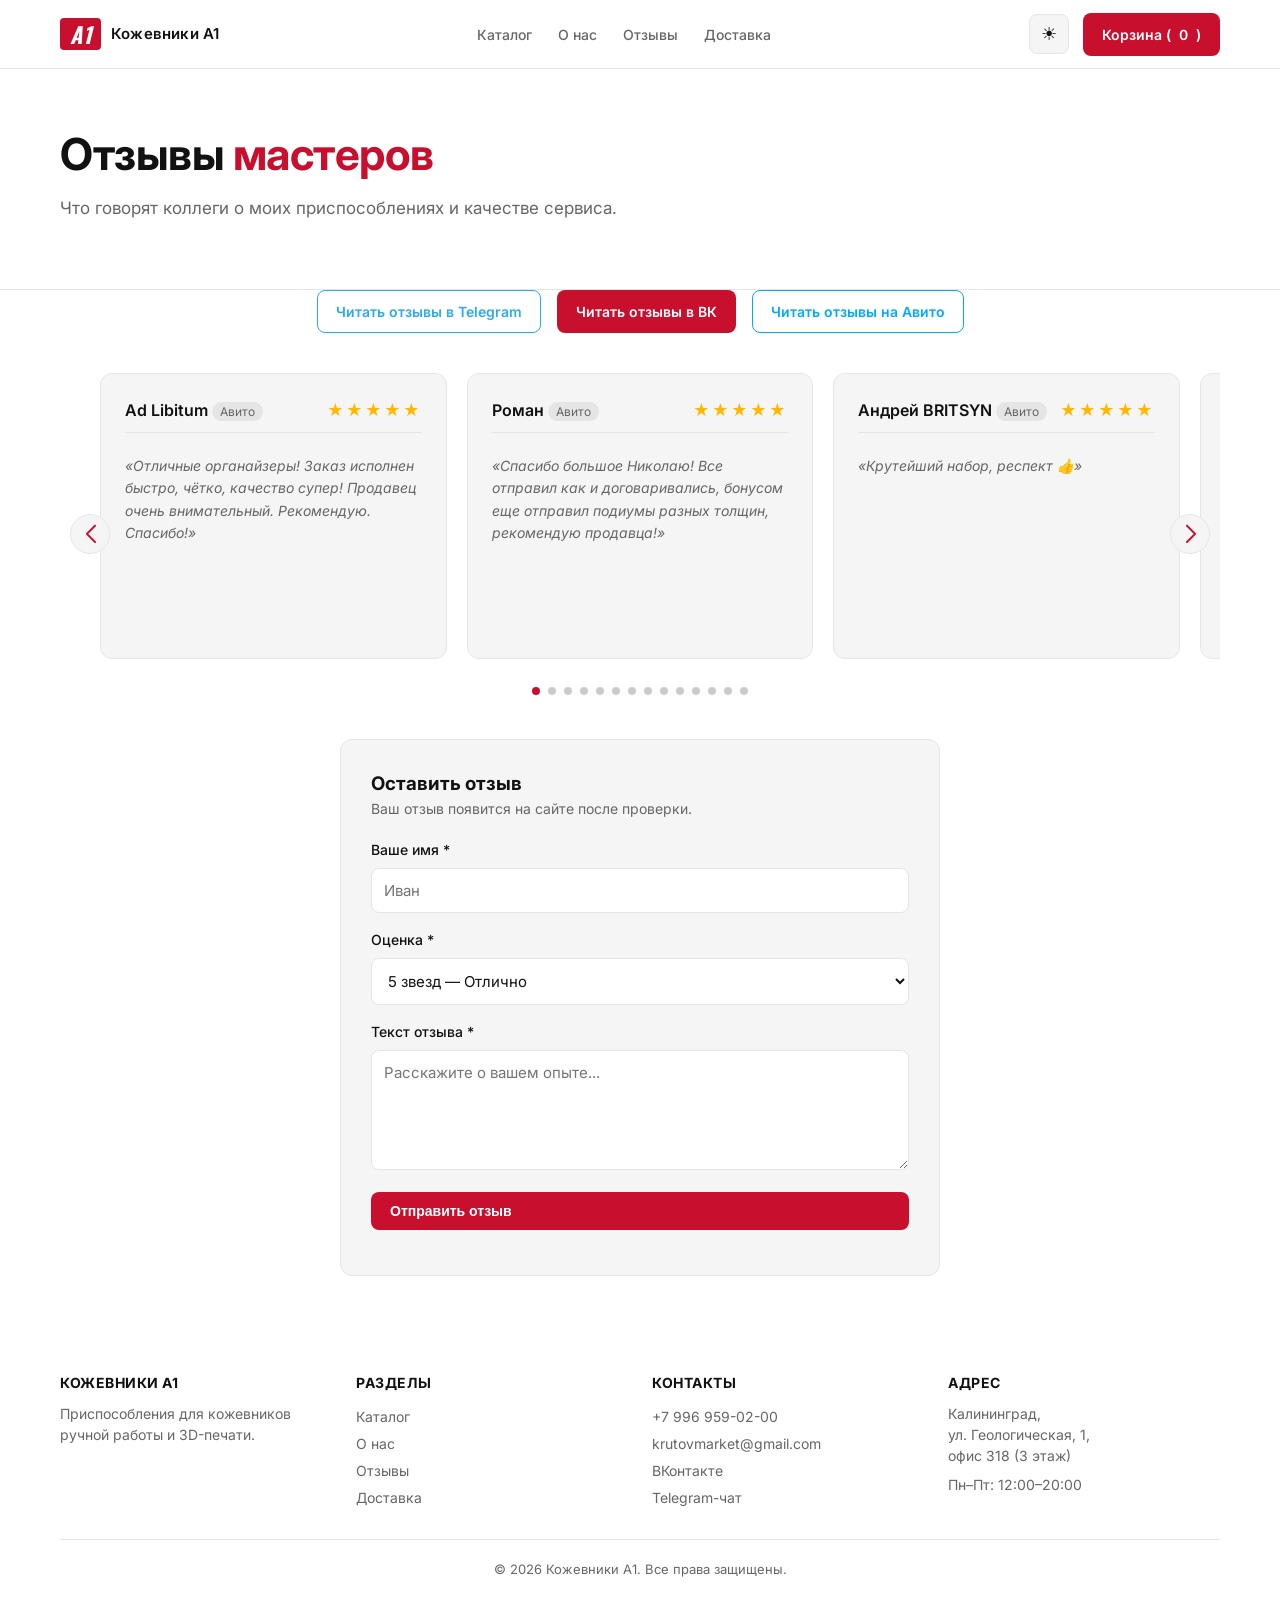
<file: reviews.html>
﻿<!DOCTYPE html>
<html lang="ru">
<head>
<meta charset="UTF-8">
<meta name="viewport" content="width=device-width, initial-scale=1.0">
<title>Отзывы — Кожевники А1</title>
<link rel="preconnect" href="https://fonts.googleapis.com">
<link rel="preconnect" href="https://fonts.gstatic.com" crossorigin>
<link href="https://fonts.googleapis.com/css2?family=Oswald:ital,wght@1,500;1,700&family=Inter:wght@400;500;600;700&display=swap" rel="stylesheet">
<!-- Стили Swiper.js -->
<link rel="stylesheet" href="https://cdn.jsdelivr.net/npm/swiper@10/swiper-bundle.min.css" />
<link rel="stylesheet" href="css/style.css">
<style>
  .swiper { width: 100%; padding: 10px 40px 50px 40px; overflow: hidden; }
  .swiper-slide { height: auto; display: flex; }
  .review-card {
    background: var(--surface); border: 1px solid var(--border);
    border-radius: 12px; padding: 24px; display: flex; flex-direction: column; width: 100%;
  }
  .review-header {
    display: flex; justify-content: space-between; align-items: center;
    margin-bottom: 12px; border-bottom: 1px solid var(--border);
    padding-bottom: 10px; flex-wrap: wrap; gap: 8px;
  }
  .review-author { font-weight: 600; font-size: 16px; }
  .review-source {
    font-size: 12px; color: var(--text-muted);
    background: var(--border); padding: 2px 8px; border-radius: 12px;
  }
  .review-stars { color: #ffb703; font-size: 16px; letter-spacing: 2px; }
  .review-text {
    font-size: 14px; color: var(--text-muted);
    line-height: 1.6; font-style: italic; margin-top: 10px; flex-grow: 1;
  }
  .swiper-button-next, .swiper-button-prev {
    color: var(--accent) !important; background: var(--surface);
    width: 40px !important; height: 40px !important;
    border-radius: 50%; border: 1px solid var(--border);
  }
  .swiper-button-next::after, .swiper-button-prev::after { font-size: 18px !important; font-weight: bold; }
  .swiper-pagination-bullet-active { background: var(--accent) !important; }
  
  .review-form-container {
    background: var(--surface); border: 1px solid var(--border);
    border-radius: 12px; padding: 30px; max-width: 600px; margin: 0 auto;
  }
  .form-group { margin-bottom: 16px; }
  .form-group label { display: block; margin-bottom: 8px; font-size: 14px; font-weight: 500; }
  .form-control {
    width: 100%; padding: 12px; border-radius: 8px; border: 1px solid var(--border);
    background: var(--bg); color: var(--text); font-family: inherit; font-size: 15px;
  }
  .form-control:focus { outline: none; border-color: var(--accent); }
  textarea.form-control { resize: vertical; min-height: 120px; }
</style>
</head>
<body>

<header class="site-header">
  <div class="container header-inner">
    <a href="index.html" class="logo" aria-label="Кожевники А1">
      <span class="logo-mark">А1</span>
      <span class="logo-text">Кожевники А1</span>
    </a>
    <nav class="main-nav">
      <a href="catalog.html">Каталог</a>
      <a href="about.html">О нас</a>
      <a href="reviews.html">Отзывы</a>
      <a href="delivery.html">Доставка</a>
    </nav>
    <div class="header-actions">
      <button class="theme-toggle" id="themeToggle" aria-label="Переключить тему" title="Сменить тему">
        <span id="themeIcon">☀</span>
      </button>
      <a href="cart.html" class="btn btn-primary">Корзина (<span id="cart-count">0</span>)</a>
    </div>
  </div>
</header>

<section class="hero" style="padding: 60px 0 40px;">
  <div class="container">
    <h1>Отзывы <span class="accent">мастеров</span></h1>
    <p class="lead">Что говорят коллеги о моих приспособлениях и качестве сервиса.</p>
  </div>
</section>

<section class="block" style="padding-top: 0;">
  <div class="container">
    <div style="display: flex; gap: 16px; margin-bottom: 30px; flex-wrap: wrap; justify-content: center;">
      <a href="https://t.me/a1leather/281" target="_blank" class="btn btn-outline" style="border-color: #2AABEE; color: #2AABEE;">Читать отзывы в Telegram</a>
      <a href="https://vk.com/a1leather" target="_blank" class="btn btn-primary">Читать отзывы в ВК</a>
      <a href="https://www.avito.ru/brands/2a21207e321129954ac723bf8d233704" target="_blank" class="btn btn-outline" style="border-color: #00AAFF; color: #00AAFF;">Читать отзывы на Авито</a>
    </div>

    <!-- ПУСТАЯ КАРУСЕЛЬ (наполнится из JS) -->
    <div class="swiper mySwiper">
      <div class="swiper-wrapper" id="reviews-wrapper">
        <!-- Сюда JS вставит отзывы -->
        <p style="text-align: center; width: 100%;">Загрузка отзывов...</p>
      </div>
      <div class="swiper-pagination"></div>
      <div class="swiper-button-next"></div>
      <div class="swiper-button-prev"></div>
    </div>

    <!-- Форма -->
    <div class="review-form-container" id="review-form-section" style="margin-top: 30px;">
      <h3>Оставить отзыв</h3>
      <p style="font-size: 14px; color: var(--text-muted); margin-bottom: 20px;">Ваш отзыв появится на сайте после проверки.</p>
      <form id="reviewForm">
        <div class="form-group">
          <label for="reviewName">Ваше имя *</label>
          <input type="text" id="reviewName" class="form-control" required placeholder="Иван">
        </div>
        <div class="form-group">
          <label for="reviewRating">Оценка *</label>
          <select id="reviewRating" class="form-control" required>
            <option value="5">5 звезд — Отлично</option>
            <option value="4">4 звезды — Хорошо</option>
            <option value="3">3 звезды — Нормально</option>
            <option value="2">2 звезды — Плохо</option>
            <option value="1">1 звезда — Ужасно</option>
          </select>
        </div>
        <div class="form-group">
          <label for="reviewText">Текст отзыва *</label>
          <textarea id="reviewText" class="form-control" required placeholder="Расскажите о вашем опыте..."></textarea>
        </div>
        <button type="submit" class="btn btn-primary" id="submitReviewBtn" style="width: 100%;">Отправить отзыв</button>
        <p id="reviewStatus" style="margin-top: 15px; font-size: 14px; text-align: center;"></p>
      </form>
    </div>
  </div>
</section>

<footer class="site-footer">
  <div class="container">
    <div class="footer-inner">
      <div class="footer-col"><h4>Кожевники А1</h4><p>Приспособления для кожевников<br>ручной работы и 3D-печати.</p></div>
      <div class="footer-col"><h4>Разделы</h4><a href="catalog.html">Каталог</a><a href="about.html">О нас</a><a href="reviews.html">Отзывы</a><a href="delivery.html">Доставка</a></div>
      <div class="footer-col"><h4>Контакты</h4><a href="tel:+79969590200">+7 996 959-02-00</a><a href="mailto:krutovmarket@gmail.com">krutovmarket@gmail.com</a><a href="https://vk.com/a1leather" target="_blank">ВКонтакте</a><a href="https://t.me/a1leather/281" target="_blank">Telegram-чат</a></div>
      <div class="footer-col"><h4>Адрес</h4><p>Калининград,<br>ул. Геологическая, 1,<br>офис 318 (3 этаж)</p><p style="margin-top:8px;">Пн–Пт: 12:00–20:00</p></div>
    </div>
    <div class="footer-bottom">© <span id="year"></span> Кожевники А1. Все права защищены.</div>
  </div>
</footer>

<script src="js/main.js"></script>
<script src="https://cdn.jsdelivr.net/npm/swiper@10/swiper-bundle.min.js"></script>
<script src="js/reviews.js"></script>
</body>
</html>
</file>
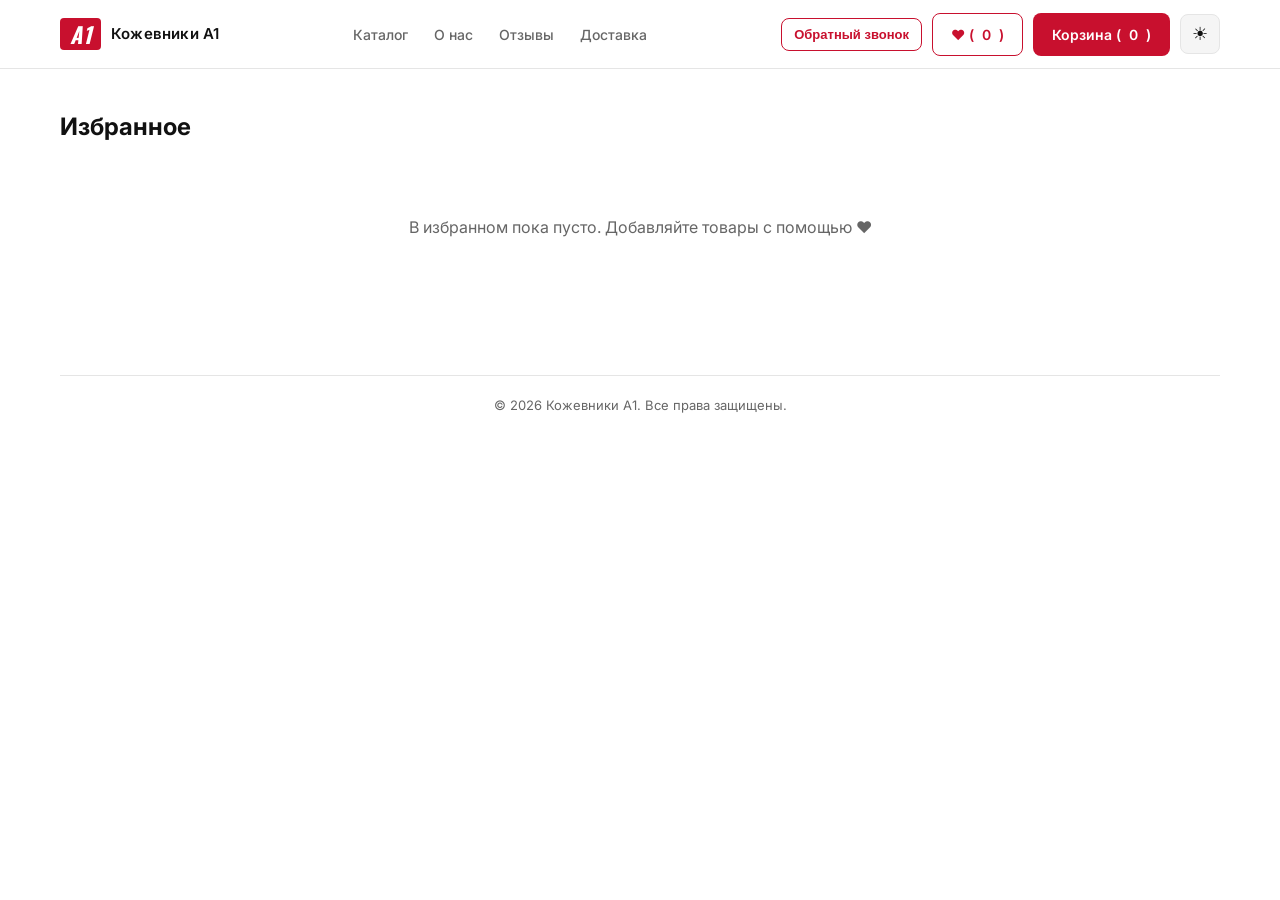
<file: wishlist.html>
﻿<!DOCTYPE html>
<html lang="ru">
<head>
<meta charset="UTF-8">
<meta name="viewport" content="width=device-width, initial-scale=1.0">
<title>Избранное — Кожевники А1</title>
<link href="https://fonts.googleapis.com/css2?family=Oswald:ital,wght@1,500;1,700&family=Inter:wght@400;500;600;700&display=swap" rel="stylesheet">
<link rel="stylesheet" href="css/style.css">
</head>
<body>

<header class="site-header">
  <div class="container header-inner">
    <a href="index.html" class="logo"><span class="logo-mark">А1</span><span class="logo-text">Кожевники А1</span></a>
    <nav class="main-nav">
      <a href="catalog.html">Каталог</a>
      <a href="about.html">О нас</a>
      <a href="reviews.html">Отзывы</a>
      <a href="delivery.html">Доставка</a>
    </nav>
    <div class="header-actions" style="display: flex; align-items: center; gap: 10px;">
      <button id="callback-btn" class="btn btn-outline" style="padding: 8px 12px; font-size: 13px; border-color: var(--accent); color: var(--accent);">Обратный звонок</button>
      <a href="wishlist.html" class="btn btn-outline" style="border-color: var(--accent); color: var(--accent);">❤️ (<span id="wishlist-count">0</span>)</a>
      <a href="cart.html" class="btn btn-primary">Корзина (<span id="cart-count">0</span>)</a>
      <button class="theme-toggle" id="themeToggle"><span id="themeIcon">☀</span></button>
    </div>
  </div>
</header>

<section class="block" style="padding-top: 40px;">
  <div class="container">
    <h1 style="margin-bottom: 30px;">Избранное</h1>
    <div class="product-grid" id="product-container">
      <!-- Сюда загрузятся товары -->
    </div>
  </div>
</section>

<footer class="site-footer">
  <div class="container">
    <div class="footer-bottom">© <span id="year"></span> Кожевники А1. Все права защищены.</div>
  </div>
</footer>

<script src="js/main.js"></script>
<script>
  document.addEventListener('DOMContentLoaded', () => {
    const wishlist = JSON.parse(localStorage.getItem('a1_wishlist')) || [];
    const container = document.getElementById('product-container');
    
    if (wishlist.length === 0) {
      container.innerHTML = '<p style="grid-column:1/-1; text-align:center; padding: 40px 0; color:var(--text-muted);">В избранном пока пусто. Добавляйте товары с помощью ❤️</p>';
      return;
    }

    fetch('data/products.json')
      .then(res => res.json())
      .then(data => {
        const items = data.filter(p => wishlist.includes(p.id));
        
        items.forEach(product => {
          const card = document.createElement('article');
          card.className = 'product-card';
          card.style.cursor = 'pointer';
          
          card.innerHTML = `
            <a href="product.html?id=${product.id}" style="display: flex; flex-direction: column; flex: 1; text-decoration: none; color: inherit;">
              <div class="product-thumb">Фото товара</div>
              <div class="product-body">
                <h3>${product.title}</h3>
                <div class="product-price">${product.price}</div>
              </div>
            </a>
            <div class="product-actions" style="padding: 0 16px 16px;">
              <button class="btn btn-primary add-to-cart" data-id="${product.id}" style="width:100%;">В корзину</button>
            </div>
          `;
          container.appendChild(card);
        });

        // Добавляем обработчики в корзину
        document.querySelectorAll('.add-to-cart').forEach(btn => {
          btn.addEventListener('click', (e) => {
            e.preventDefault();
            const id = parseInt(e.target.getAttribute('data-id'));
            let cart = JSON.parse(localStorage.getItem('a1_cart')) || [];
            let item = cart.find(i => (typeof i === 'object' ? i.id : i) === id);
            if (!item) {
              cart.push({ id: id, qty: 1, config: null });
              localStorage.setItem('a1_cart', JSON.stringify(cart));
              alert('Товар добавлен в корзину!');
              updateCounters();
            } else {
              alert('Уже в корзине');
            }
          });
        });
      });
  });
</script>
</body>
</html>
</file>
<file: css/style.css>
﻿:root {
  --bg: #ffffff;
  --surface: #f5f5f5;
  --text: #111111;
  --text-muted: #666666;
  --accent: #c8102e;
  --accent-hover: #a30d25;
  --border: #e5e5e5;
}
[data-theme="dark"] {
  --bg: #111111;
  --surface: #1c1c1c;
  --text: #f2f2f2;
  --text-muted: #a0a0a0;
  --accent: #e63946;
  --accent-hover: #c8102e;
  --border: #2a2a2a;
}
* { box-sizing: border-box; margin: 0; padding: 0; }
html { scroll-behavior: smooth; }
body {
  font-family: 'Inter', system-ui, -apple-system, sans-serif;
  background: var(--bg);
  color: var(--text);
  line-height: 1.5;
  transition: background 0.25s ease, color 0.25s ease;
}
a { color: inherit; text-decoration: none; }
.container { max-width: 1200px; margin: 0 auto; padding: 0 20px; }
header.site-header {
  position: sticky; top: 0; z-index: 100;
  background: var(--bg); border-bottom: 1px solid var(--border);
  transition: background 0.25s ease, border-color 0.25s ease;
}
.header-inner { display: flex; align-items: center; justify-content: space-between; height: 68px; gap: 24px; }
.logo { display: inline-flex; align-items: center; gap: 10px; font-weight: 700; }
.logo-mark {
  background: var(--accent); color: #fff; font-family: 'Oswald', sans-serif;
  font-style: italic; font-weight: 700; font-size: 22px; letter-spacing: 0.5px;
  padding: 4px 10px; border-radius: 4px; line-height: 1.1;
}
.logo-text { font-size: 15px; font-weight: 600; letter-spacing: 0.2px; }
nav.main-nav { display: flex; gap: 26px; font-size: 14px; font-weight: 500; }
nav.main-nav a { color: var(--text-muted); transition: color 0.15s ease; }
nav.main-nav a:hover { color: var(--accent); }
.header-actions { display: flex; align-items: center; gap: 14px; }
.theme-toggle {
  background: var(--surface); border: 1px solid var(--border); color: var(--text);
  width: 40px; height: 40px; border-radius: 8px; cursor: pointer; font-size: 18px;
  display: inline-flex; align-items: center; justify-content: center;
  transition: background 0.15s ease, border-color 0.15s ease;
}
.theme-toggle:hover { border-color: var(--accent); }
.btn {
  display: inline-flex; align-items: center; gap: 8px; padding: 10px 18px;
  border-radius: 8px; font-weight: 600; font-size: 14px; border: 1px solid transparent;
  cursor: pointer; transition: background 0.15s ease, border-color 0.15s ease, color 0.15s ease;
}
.btn-primary { background: var(--accent); color: #fff; }
.btn-primary:hover { background: var(--accent-hover); }
.btn-outline { background: transparent; color: var(--text); border-color: var(--border); }
.btn-outline:hover { border-color: var(--accent); color: var(--accent); }
.hero { padding: 72px 0 56px; border-bottom: 1px solid var(--border); }
.hero h1 {
  font-size: clamp(28px, 4.5vw, 44px); font-weight: 700;
  line-height: 1.15; letter-spacing: -0.5px; max-width: 780px; margin-bottom: 16px;
}
.hero h1 .accent { color: var(--accent); }
.hero p.lead { font-size: 17px; color: var(--text-muted); max-width: 620px; margin-bottom: 28px; }
.hero-actions { display: flex; flex-wrap: wrap; gap: 12px; }
section.block { padding: 56px 0; }
.section-head { display: flex; align-items: baseline; justify-content: space-between; gap: 16px; margin-bottom: 28px; flex-wrap: wrap; }
.section-head h2 { font-size: 24px; font-weight: 700; letter-spacing: -0.3px; }
.section-head a { font-size: 14px; color: var(--accent); font-weight: 600; }
.cat-grid { display: grid; grid-template-columns: repeat(auto-fill, minmax(260px, 1fr)); gap: 16px; }
.cat-card {
  background: var(--surface); border: 1px solid var(--border); border-radius: 12px;
  padding: 24px 20px; transition: transform 0.15s ease, border-color 0.15s ease;
  cursor: pointer; display: flex; flex-direction: column; gap: 6px;
}
.cat-card:hover { transform: translateY(-2px); border-color: var(--accent); }
.cat-card .icon { font-size: 22px; margin-bottom: 6px; }
.cat-card h3 { font-size: 16px; font-weight: 600; }
.cat-card span { font-size: 13px; color: var(--text-muted); }
.product-grid { display: grid; grid-template-columns: repeat(auto-fill, minmax(250px, 1fr)); gap: 20px; }
.product-card {
  background: var(--surface); border: 1px solid var(--border); border-radius: 12px;
  overflow: hidden; transition: transform 0.15s ease, border-color 0.15s ease;
  display: flex; flex-direction: column;
}
.product-card:hover { transform: translateY(-3px); border-color: var(--accent); }
.product-thumb {
  aspect-ratio: 4 / 3; background: linear-gradient(135deg, var(--border), var(--surface));
  display: flex; align-items: center; justify-content: center; color: var(--text-muted); font-size: 13px;
}
.product-body { padding: 16px; display: flex; flex-direction: column; gap: 8px; flex: 1; }
.product-body h3 { font-size: 15px; font-weight: 600; line-height: 1.3; }
.product-price { font-weight: 700; font-size: 15px; color: var(--accent); margin-top: auto; }
.product-actions { padding: 0 16px 16px; }
.product-actions .btn { width: 100%; justify-content: center; }
.contact-strip { background: var(--surface); border-top: 1px solid var(--border); border-bottom: 1px solid var(--border); padding: 40px 0; }
.contact-strip-inner { display: flex; flex-wrap: wrap; align-items: center; justify-content: space-between; gap: 20px; }
.contact-strip h2 { font-size: 22px; font-weight: 700; letter-spacing: -0.3px; }
.contact-strip p { font-size: 14px; color: var(--text-muted); margin-top: 4px; }
.contact-actions { display: flex; gap: 12px; flex-wrap: wrap; }
footer.site-footer { padding: 40px 0 32px; font-size: 14px; color: var(--text-muted); }
.footer-inner { display: grid; grid-template-columns: repeat(auto-fit, minmax(220px, 1fr)); gap: 24px; margin-bottom: 28px; }
.footer-col h4 { color: var(--text); font-size: 14px; font-weight: 700; margin-bottom: 10px; text-transform: uppercase; letter-spacing: 0.5px; }
.footer-col a { display: block; padding: 3px 0; }
.footer-col a:hover { color: var(--accent); }
.footer-bottom { border-top: 1px solid var(--border); padding-top: 20px; text-align: center; font-size: 13px; color: var(--text-muted); }
@media (max-width: 820px) {
  nav.main-nav { display: none; }
  .header-inner { height: 60px; }
  .hero { padding: 48px 0 40px; }
  .hero p.lead { font-size: 15px; }
  .section-head h2 { font-size: 20px; }
  .contact-strip-inner { flex-direction: column; align-items: flex-start; }
}
@media (max-width: 480px) {
  .logo-text { display: none; }
  .btn { padding: 9px 14px; font-size: 13px; }
}

/* ===== ФИКС СЕТКИ КАТЕГОРИЙ (3 в ряд) ===== */
.cat-grid {
  grid-template-columns: repeat(3, 1fr) !important;
}

@media (max-width: 991px) {
  .cat-grid {
    grid-template-columns: repeat(2, 1fr) !important;
  }
}

@media (max-width: 768px) {
  .cat-grid {
    grid-template-columns: 1fr !important;
  }
}
</file>
